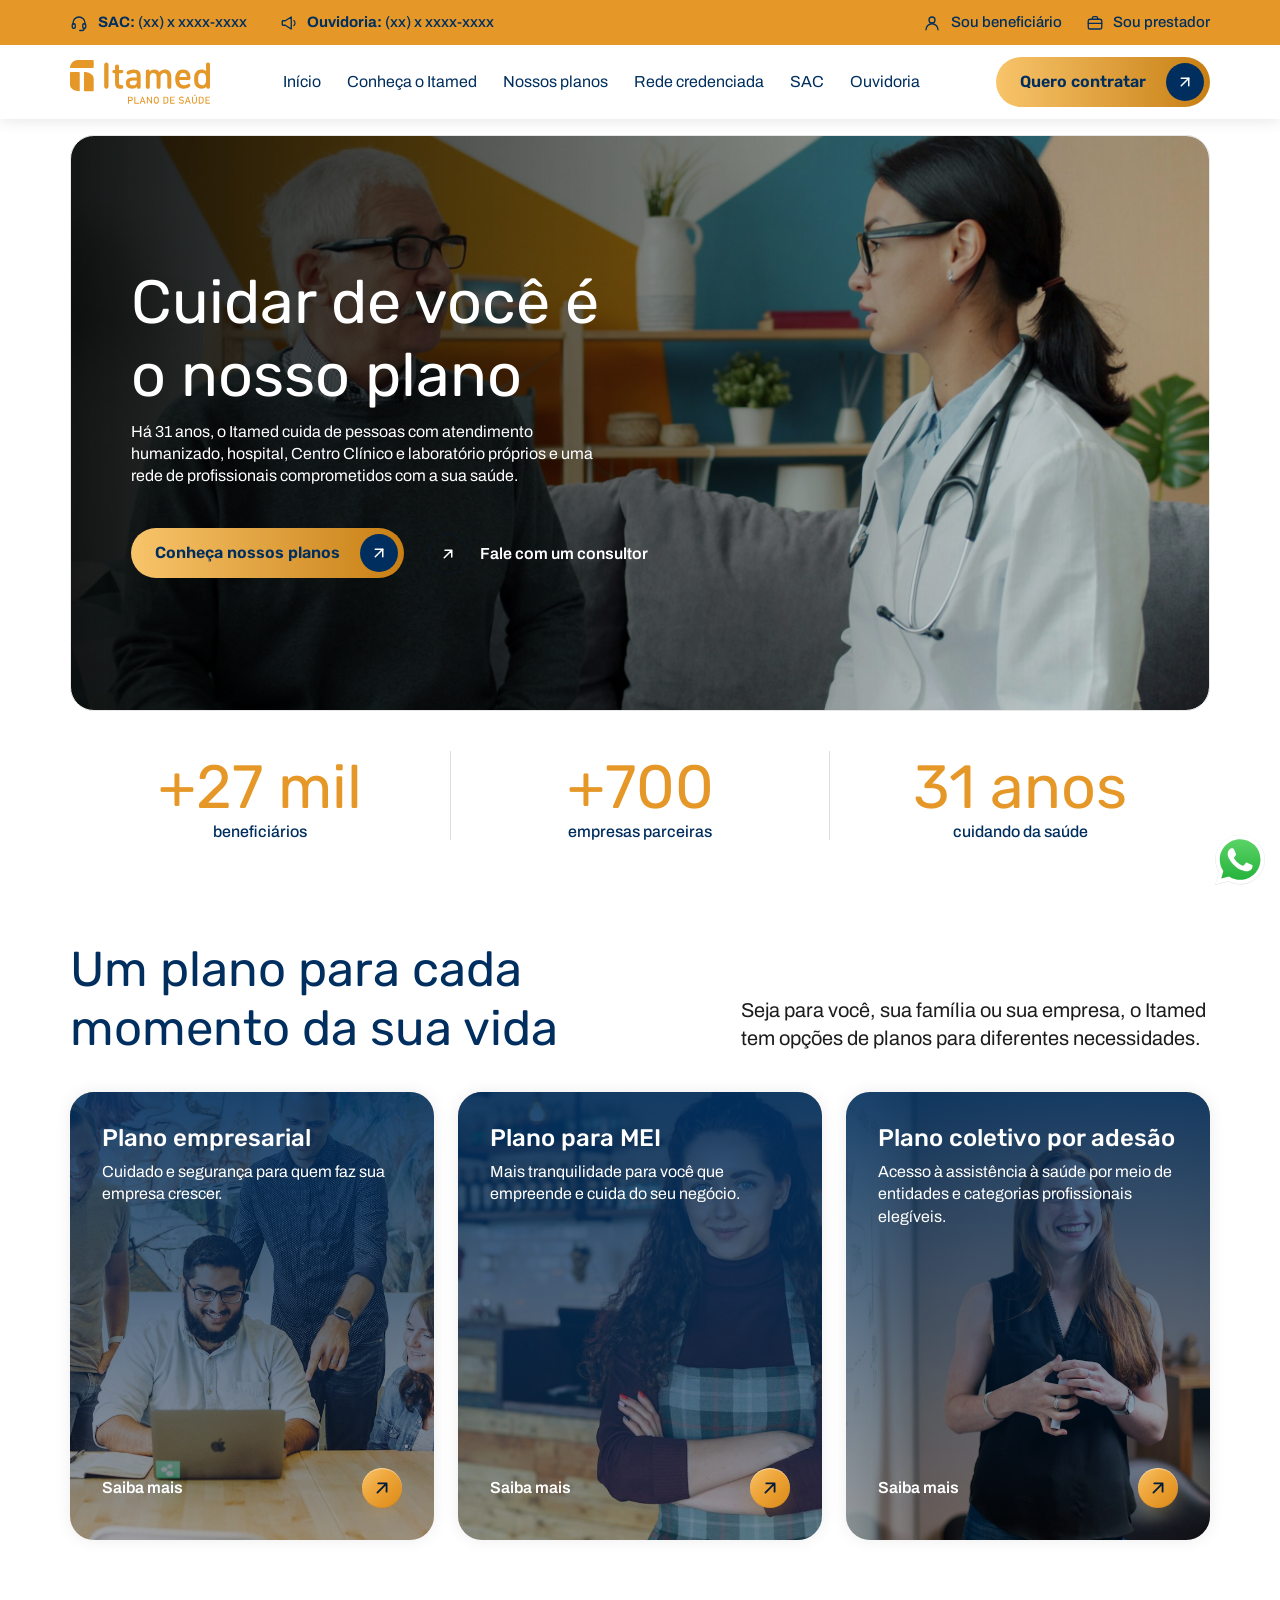
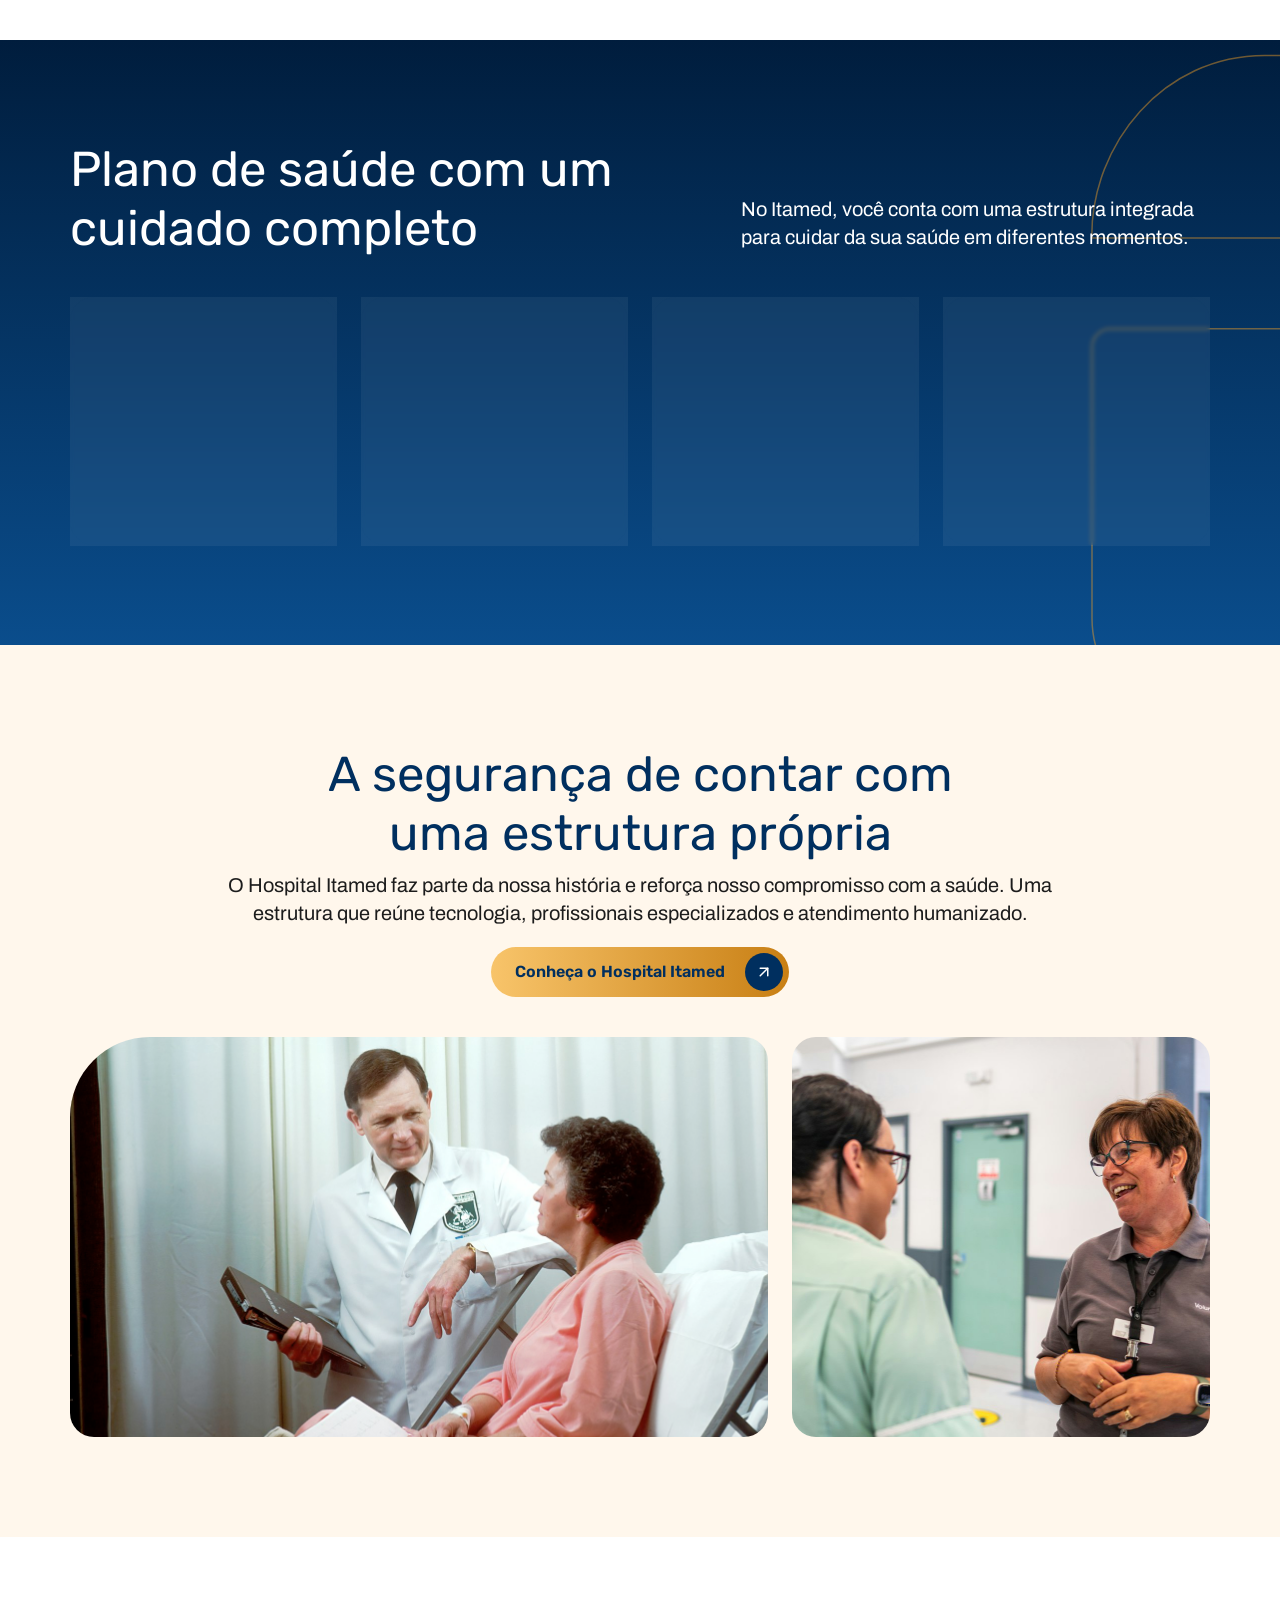
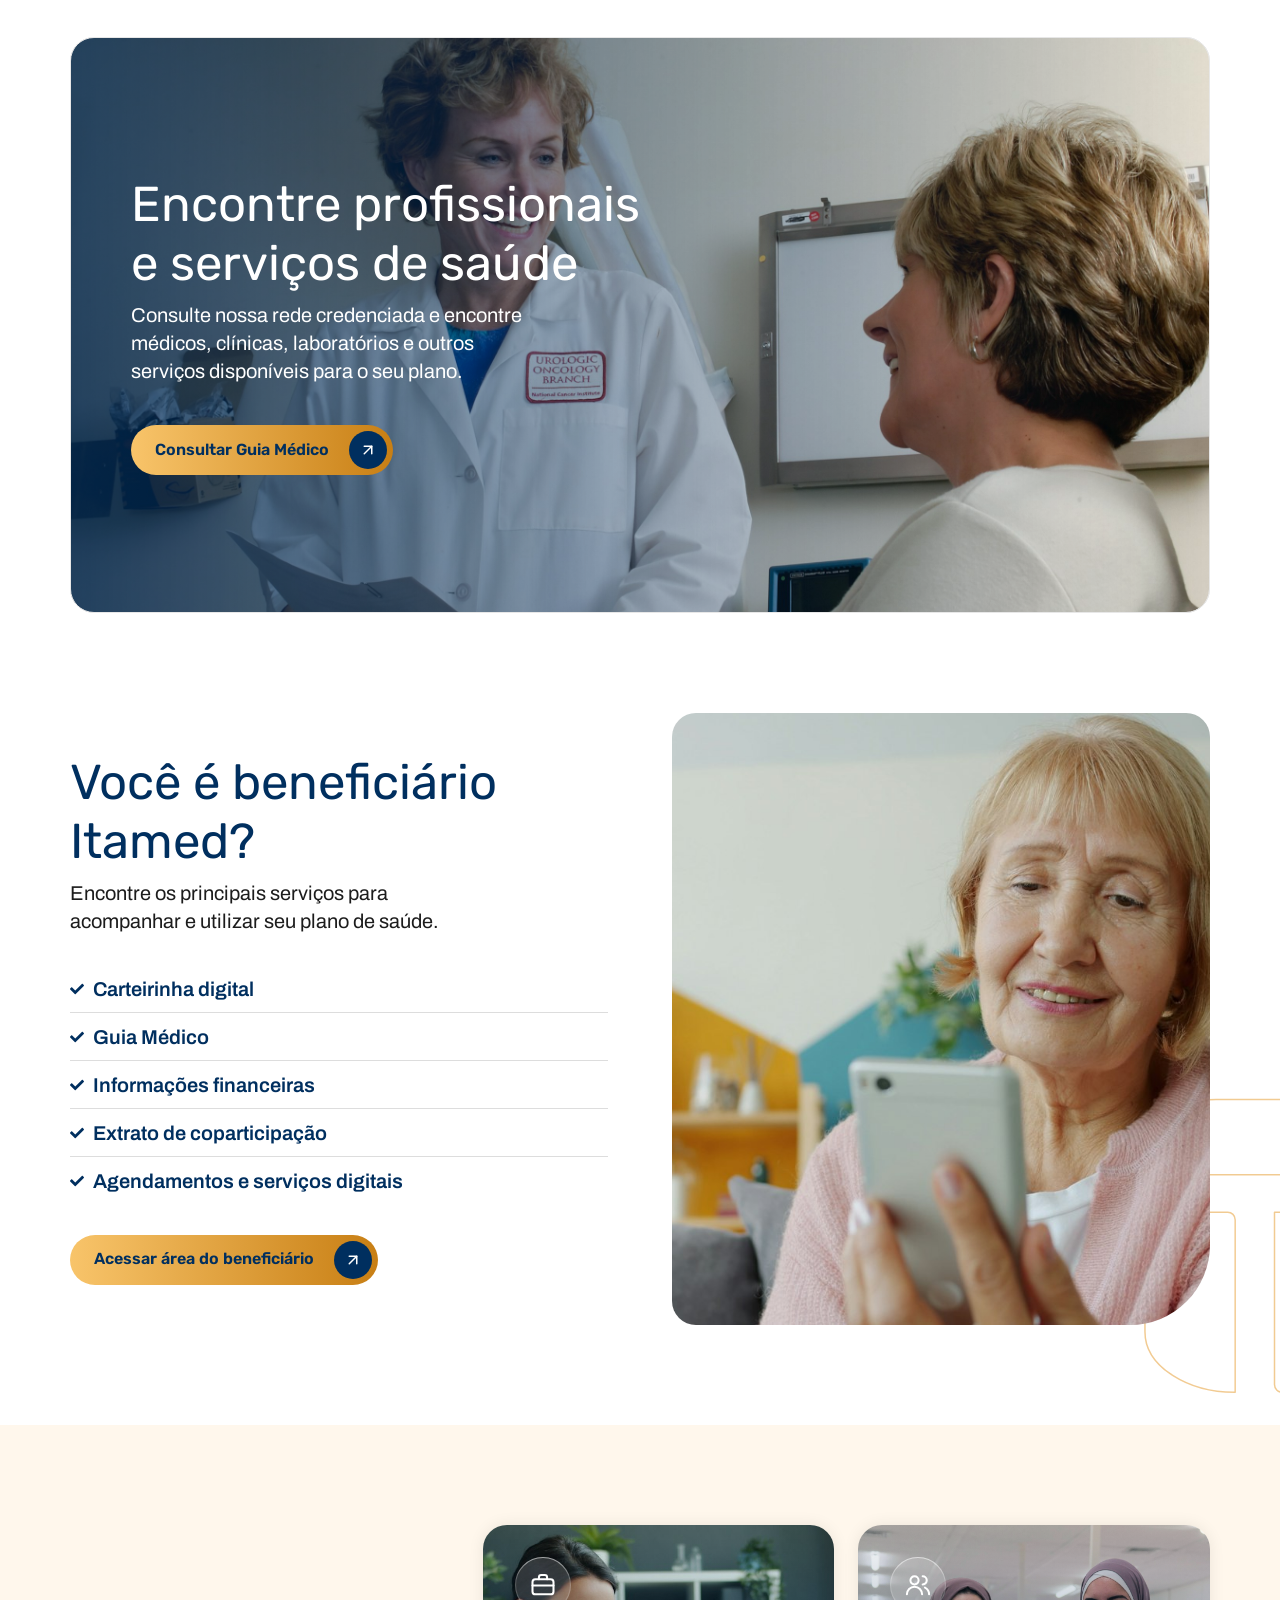
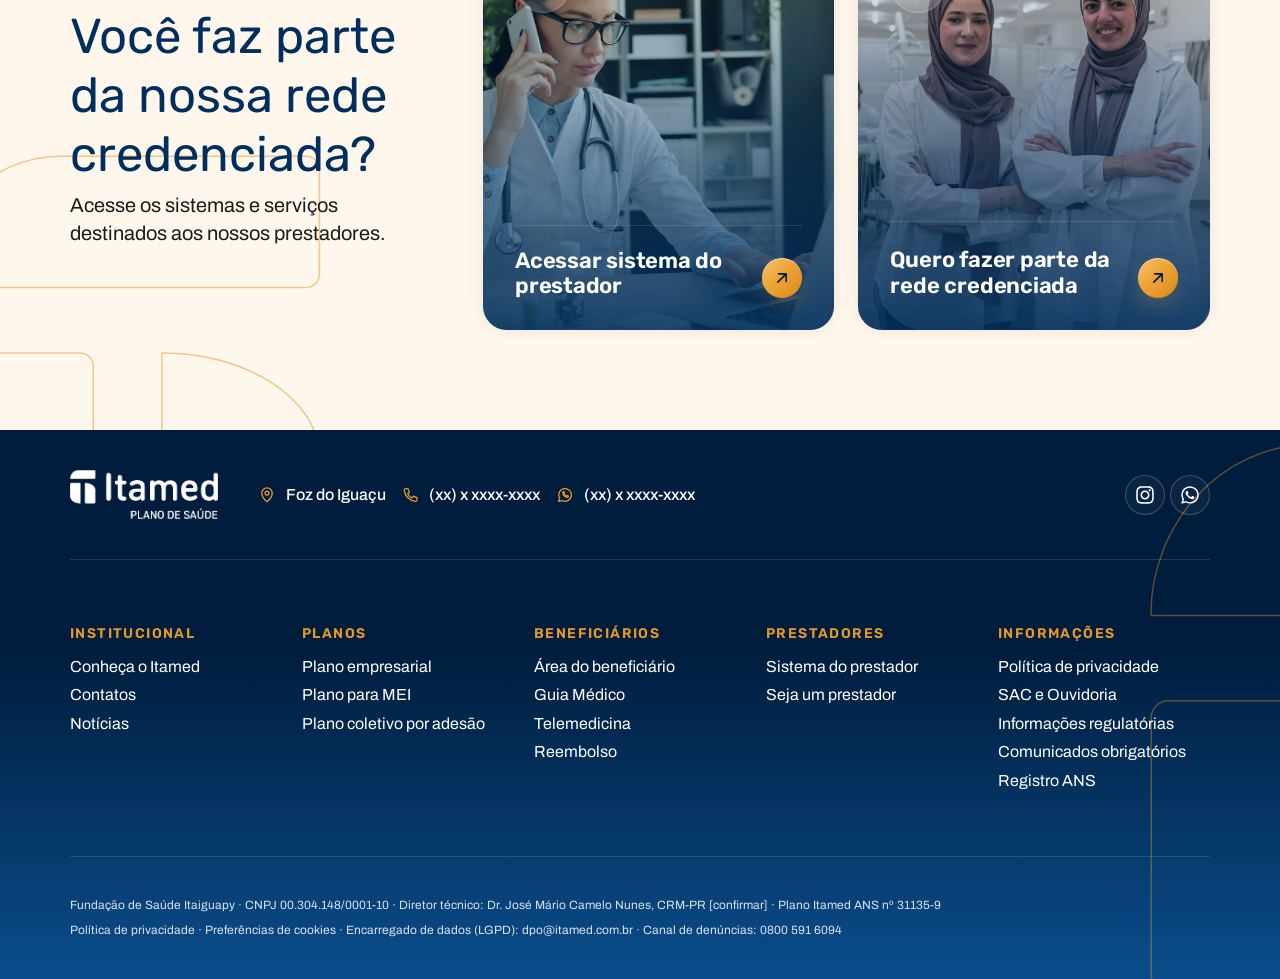
<file: index.html>
<!doctype html>
<html lang="pt-BR">
<head>
	<meta charset="UTF-8">
	<meta name="viewport" content="width=device-width, initial-scale=1">
	<link rel="profile" href="https://gmpg.org/xfn/11">
	<title>Plano de saúde &#8211; Itamed</title>
<meta name='robots' content='noindex, nofollow' />
<link rel="alternate" type="application/rss+xml" title="Feed para Itamed &raquo;" href="https://pmaquin.github.io/Itamed/feed/" />
<link rel="alternate" type="application/rss+xml" title="Feed de comentários para Itamed &raquo;" href="https://pmaquin.github.io/Itamed/comments/feed/" />
<link rel="alternate" title="oEmbed (JSON)" type="application/json+oembed" href="https://pmaquin.github.io/Itamed/wp-json/oembed/1.0/embed?url=https%3A%2F%2Fpmaquin.github.io%2FItamed%2Fplano-de-saude%2F" />
<link rel="alternate" title="oEmbed (XML)" type="text/xml+oembed" href="https://pmaquin.github.io/Itamed/wp-json/oembed/1.0/embed?url=https%3A%2F%2Fpmaquin.github.io%2FItamed%2Fplano-de-saude%2F&#038;format=xml" />
<style id="wp-img-auto-sizes-contain-inline-css">
img:is([sizes=auto i],[sizes^="auto," i]){contain-intrinsic-size:3000px 1500px}
/*# sourceURL=wp-img-auto-sizes-contain-inline-css */
</style>
<link rel='stylesheet' id='ht_ctc_main_css-css' href='https://pmaquin.github.io/Itamed/wp-content/plugins/click-to-chat-for-whatsapp/new/inc/assets/css/main.css?ver=4.47' media='all' />
<style id="ht_ctc_main_css-inline-css">
.ht_ctc_entry_animation{animation-duration:0.4s;animation-fill-mode:both;animation-delay:0s;animation-iteration-count:1}@keyframes ht_ctc_anim_corner{0%{opacity:0;transform:scale(0)}100%{opacity:1;transform:scale(1)}}.ht_ctc_an_entry_corner{animation-name:ht_ctc_anim_corner;animation-timing-function:cubic-bezier(0.25,1,0.5,1);transform-origin:bottom var(--side,right)}
/*# sourceURL=ht_ctc_main_css-inline-css */
</style>
<style id="wp-emoji-styles-inline-css">

	img.wp-smiley, img.emoji {
		display: inline !important;
		border: none !important;
		box-shadow: none !important;
		height: 1em !important;
		width: 1em !important;
		margin: 0 0.07em !important;
		vertical-align: -0.1em !important;
		background: none !important;
		padding: 0 !important;
	}
/*# sourceURL=wp-emoji-styles-inline-css */
</style>
<style id="global-styles-inline-css">
:root{--wp--preset--aspect-ratio--square: 1;--wp--preset--aspect-ratio--4-3: 4/3;--wp--preset--aspect-ratio--3-4: 3/4;--wp--preset--aspect-ratio--3-2: 3/2;--wp--preset--aspect-ratio--2-3: 2/3;--wp--preset--aspect-ratio--16-9: 16/9;--wp--preset--aspect-ratio--9-16: 9/16;--wp--preset--color--black: #000000;--wp--preset--color--cyan-bluish-gray: #abb8c3;--wp--preset--color--white: #ffffff;--wp--preset--color--pale-pink: #f78da7;--wp--preset--color--vivid-red: #cf2e2e;--wp--preset--color--luminous-vivid-orange: #ff6900;--wp--preset--color--luminous-vivid-amber: #fcb900;--wp--preset--color--light-green-cyan: #7bdcb5;--wp--preset--color--vivid-green-cyan: #00d084;--wp--preset--color--pale-cyan-blue: #8ed1fc;--wp--preset--color--vivid-cyan-blue: #0693e3;--wp--preset--color--vivid-purple: #9b51e0;--wp--preset--gradient--vivid-cyan-blue-to-vivid-purple: linear-gradient(135deg,rgb(6,147,227) 0%,rgb(155,81,224) 100%);--wp--preset--gradient--light-green-cyan-to-vivid-green-cyan: linear-gradient(135deg,rgb(122,220,180) 0%,rgb(0,208,130) 100%);--wp--preset--gradient--luminous-vivid-amber-to-luminous-vivid-orange: linear-gradient(135deg,rgb(252,185,0) 0%,rgb(255,105,0) 100%);--wp--preset--gradient--luminous-vivid-orange-to-vivid-red: linear-gradient(135deg,rgb(255,105,0) 0%,rgb(207,46,46) 100%);--wp--preset--gradient--very-light-gray-to-cyan-bluish-gray: linear-gradient(135deg,rgb(238,238,238) 0%,rgb(169,184,195) 100%);--wp--preset--gradient--cool-to-warm-spectrum: linear-gradient(135deg,rgb(74,234,220) 0%,rgb(151,120,209) 20%,rgb(207,42,186) 40%,rgb(238,44,130) 60%,rgb(251,105,98) 80%,rgb(254,248,76) 100%);--wp--preset--gradient--blush-light-purple: linear-gradient(135deg,rgb(255,206,236) 0%,rgb(152,150,240) 100%);--wp--preset--gradient--blush-bordeaux: linear-gradient(135deg,rgb(254,205,165) 0%,rgb(254,45,45) 50%,rgb(107,0,62) 100%);--wp--preset--gradient--luminous-dusk: linear-gradient(135deg,rgb(255,203,112) 0%,rgb(199,81,192) 50%,rgb(65,88,208) 100%);--wp--preset--gradient--pale-ocean: linear-gradient(135deg,rgb(255,245,203) 0%,rgb(182,227,212) 50%,rgb(51,167,181) 100%);--wp--preset--gradient--electric-grass: linear-gradient(135deg,rgb(202,248,128) 0%,rgb(113,206,126) 100%);--wp--preset--gradient--midnight: linear-gradient(135deg,rgb(2,3,129) 0%,rgb(40,116,252) 100%);--wp--preset--font-size--small: 13px;--wp--preset--font-size--medium: 20px;--wp--preset--font-size--large: 36px;--wp--preset--font-size--x-large: 42px;--wp--preset--spacing--20: 0.44rem;--wp--preset--spacing--30: 0.67rem;--wp--preset--spacing--40: 1rem;--wp--preset--spacing--50: 1.5rem;--wp--preset--spacing--60: 2.25rem;--wp--preset--spacing--70: 3.38rem;--wp--preset--spacing--80: 5.06rem;--wp--preset--shadow--natural: 6px 6px 9px rgba(0, 0, 0, 0.2);--wp--preset--shadow--deep: 12px 12px 50px rgba(0, 0, 0, 0.4);--wp--preset--shadow--sharp: 6px 6px 0px rgba(0, 0, 0, 0.2);--wp--preset--shadow--outlined: 6px 6px 0px -3px rgb(255, 255, 255), 6px 6px rgb(0, 0, 0);--wp--preset--shadow--crisp: 6px 6px 0px rgb(0, 0, 0);}.wp-block-button{--wp--preset--dimension--25: 25%;--wp--preset--dimension--50: 50%;--wp--preset--dimension--75: 75%;--wp--preset--dimension--100: 100%;}:root { --wp--style--global--content-size: 800px;--wp--style--global--wide-size: 1200px; }:where(body) { margin: 0; }.wp-site-blocks > .alignleft { float: left; margin-right: 2em; }.wp-site-blocks > .alignright { float: right; margin-left: 2em; }.wp-site-blocks > .aligncenter { justify-content: center; margin-left: auto; margin-right: auto; }:where(.wp-site-blocks) > * { margin-block-start: 24px; margin-block-end: 0; }:where(.wp-site-blocks) > :first-child { margin-block-start: 0; }:where(.wp-site-blocks) > :last-child { margin-block-end: 0; }:root { --wp--style--block-gap: 24px; }:root :where(.is-layout-flow) > :first-child{margin-block-start: 0;}:root :where(.is-layout-flow) > :last-child{margin-block-end: 0;}:root :where(.is-layout-flow) > *{margin-block-start: 24px;margin-block-end: 0;}:root :where(.is-layout-constrained) > :first-child{margin-block-start: 0;}:root :where(.is-layout-constrained) > :last-child{margin-block-end: 0;}:root :where(.is-layout-constrained) > *{margin-block-start: 24px;margin-block-end: 0;}:root :where(.is-layout-flex){gap: 24px;}:root :where(.is-layout-grid){gap: 24px;}.is-layout-flow > .alignleft{float: left;margin-inline-start: 0;margin-inline-end: 2em;}.is-layout-flow > .alignright{float: right;margin-inline-start: 2em;margin-inline-end: 0;}.is-layout-flow > .aligncenter{margin-left: auto !important;margin-right: auto !important;}.is-layout-constrained > .alignleft{float: left;margin-inline-start: 0;margin-inline-end: 2em;}.is-layout-constrained > .alignright{float: right;margin-inline-start: 2em;margin-inline-end: 0;}.is-layout-constrained > .aligncenter{margin-left: auto !important;margin-right: auto !important;}.is-layout-constrained > :where(:not(.alignleft):not(.alignright):not(.alignfull)){max-width: var(--wp--style--global--content-size);margin-left: auto !important;margin-right: auto !important;}.is-layout-constrained > .alignwide{max-width: var(--wp--style--global--wide-size);}body .is-layout-flex{display: flex;}.is-layout-flex{flex-wrap: wrap;align-items: center;}.is-layout-flex > :is(*, div){margin: 0;}body .is-layout-grid{display: grid;}.is-layout-grid > :is(*, div){margin: 0;}body{padding-top: 0px;padding-right: 0px;padding-bottom: 0px;padding-left: 0px;}:root :where(.wp-element-button, .wp-block-button__link){background-color: #32373c;border-width: 0;color: #fff;font-family: inherit;font-size: inherit;font-style: inherit;font-weight: inherit;letter-spacing: inherit;line-height: inherit;padding-top: calc(0.667em + 2px);padding-right: calc(1.333em + 2px);padding-bottom: calc(0.667em + 2px);padding-left: calc(1.333em + 2px);text-decoration: none;text-transform: inherit;}.has-black-color{color: var(--wp--preset--color--black) !important;}.has-cyan-bluish-gray-color{color: var(--wp--preset--color--cyan-bluish-gray) !important;}.has-white-color{color: var(--wp--preset--color--white) !important;}.has-pale-pink-color{color: var(--wp--preset--color--pale-pink) !important;}.has-vivid-red-color{color: var(--wp--preset--color--vivid-red) !important;}.has-luminous-vivid-orange-color{color: var(--wp--preset--color--luminous-vivid-orange) !important;}.has-luminous-vivid-amber-color{color: var(--wp--preset--color--luminous-vivid-amber) !important;}.has-light-green-cyan-color{color: var(--wp--preset--color--light-green-cyan) !important;}.has-vivid-green-cyan-color{color: var(--wp--preset--color--vivid-green-cyan) !important;}.has-pale-cyan-blue-color{color: var(--wp--preset--color--pale-cyan-blue) !important;}.has-vivid-cyan-blue-color{color: var(--wp--preset--color--vivid-cyan-blue) !important;}.has-vivid-purple-color{color: var(--wp--preset--color--vivid-purple) !important;}.has-black-background-color{background-color: var(--wp--preset--color--black) !important;}.has-cyan-bluish-gray-background-color{background-color: var(--wp--preset--color--cyan-bluish-gray) !important;}.has-white-background-color{background-color: var(--wp--preset--color--white) !important;}.has-pale-pink-background-color{background-color: var(--wp--preset--color--pale-pink) !important;}.has-vivid-red-background-color{background-color: var(--wp--preset--color--vivid-red) !important;}.has-luminous-vivid-orange-background-color{background-color: var(--wp--preset--color--luminous-vivid-orange) !important;}.has-luminous-vivid-amber-background-color{background-color: var(--wp--preset--color--luminous-vivid-amber) !important;}.has-light-green-cyan-background-color{background-color: var(--wp--preset--color--light-green-cyan) !important;}.has-vivid-green-cyan-background-color{background-color: var(--wp--preset--color--vivid-green-cyan) !important;}.has-pale-cyan-blue-background-color{background-color: var(--wp--preset--color--pale-cyan-blue) !important;}.has-vivid-cyan-blue-background-color{background-color: var(--wp--preset--color--vivid-cyan-blue) !important;}.has-vivid-purple-background-color{background-color: var(--wp--preset--color--vivid-purple) !important;}.has-black-border-color{border-color: var(--wp--preset--color--black) !important;}.has-cyan-bluish-gray-border-color{border-color: var(--wp--preset--color--cyan-bluish-gray) !important;}.has-white-border-color{border-color: var(--wp--preset--color--white) !important;}.has-pale-pink-border-color{border-color: var(--wp--preset--color--pale-pink) !important;}.has-vivid-red-border-color{border-color: var(--wp--preset--color--vivid-red) !important;}.has-luminous-vivid-orange-border-color{border-color: var(--wp--preset--color--luminous-vivid-orange) !important;}.has-luminous-vivid-amber-border-color{border-color: var(--wp--preset--color--luminous-vivid-amber) !important;}.has-light-green-cyan-border-color{border-color: var(--wp--preset--color--light-green-cyan) !important;}.has-vivid-green-cyan-border-color{border-color: var(--wp--preset--color--vivid-green-cyan) !important;}.has-pale-cyan-blue-border-color{border-color: var(--wp--preset--color--pale-cyan-blue) !important;}.has-vivid-cyan-blue-border-color{border-color: var(--wp--preset--color--vivid-cyan-blue) !important;}.has-vivid-purple-border-color{border-color: var(--wp--preset--color--vivid-purple) !important;}.has-vivid-cyan-blue-to-vivid-purple-gradient-background{background: var(--wp--preset--gradient--vivid-cyan-blue-to-vivid-purple) !important;}.has-light-green-cyan-to-vivid-green-cyan-gradient-background{background: var(--wp--preset--gradient--light-green-cyan-to-vivid-green-cyan) !important;}.has-luminous-vivid-amber-to-luminous-vivid-orange-gradient-background{background: var(--wp--preset--gradient--luminous-vivid-amber-to-luminous-vivid-orange) !important;}.has-luminous-vivid-orange-to-vivid-red-gradient-background{background: var(--wp--preset--gradient--luminous-vivid-orange-to-vivid-red) !important;}.has-very-light-gray-to-cyan-bluish-gray-gradient-background{background: var(--wp--preset--gradient--very-light-gray-to-cyan-bluish-gray) !important;}.has-cool-to-warm-spectrum-gradient-background{background: var(--wp--preset--gradient--cool-to-warm-spectrum) !important;}.has-blush-light-purple-gradient-background{background: var(--wp--preset--gradient--blush-light-purple) !important;}.has-blush-bordeaux-gradient-background{background: var(--wp--preset--gradient--blush-bordeaux) !important;}.has-luminous-dusk-gradient-background{background: var(--wp--preset--gradient--luminous-dusk) !important;}.has-pale-ocean-gradient-background{background: var(--wp--preset--gradient--pale-ocean) !important;}.has-electric-grass-gradient-background{background: var(--wp--preset--gradient--electric-grass) !important;}.has-midnight-gradient-background{background: var(--wp--preset--gradient--midnight) !important;}.has-small-font-size{font-size: var(--wp--preset--font-size--small) !important;}.has-medium-font-size{font-size: var(--wp--preset--font-size--medium) !important;}.has-large-font-size{font-size: var(--wp--preset--font-size--large) !important;}.has-x-large-font-size{font-size: var(--wp--preset--font-size--x-large) !important;}
:root :where(.wp-block-icon svg){width: 24px;}
:root :where(.wp-block-pullquote){font-size: 1.5em;line-height: 1.6;}
/*# sourceURL=global-styles-inline-css */
</style>
<link rel='stylesheet' id='hello-elementor-css' href='https://pmaquin.github.io/Itamed/wp-content/themes/hello-elementor/assets/css/reset.css?ver=3.5.2' media='all' />
<link rel='stylesheet' id='hello-elementor-theme-style-css' href='https://pmaquin.github.io/Itamed/wp-content/themes/hello-elementor/assets/css/theme.css?ver=3.5.2' media='all' />
<link rel='stylesheet' id='hello-elementor-header-footer-css' href='https://pmaquin.github.io/Itamed/wp-content/themes/hello-elementor/assets/css/header-footer.css?ver=3.5.2' media='all' />
<link rel='stylesheet' id='elementor-frontend-css' href='https://pmaquin.github.io/Itamed/wp-content/plugins/elementor/assets/css/frontend.min.css?ver=4.4.2' media='all' />
<style id="elementor-frontend-inline-css">
.e-heading-base a, .e-paragraph-base a { all: unset; cursor: pointer; }.elementor :where(.e-svg-base) { width: var(--e-svg-width, 65px); height: var(--e-svg-height, 65px); }form[data-element_type="e-form"].form-state-success [data-element_type="e-form-success-message"],form[data-element_type="e-form"].form-state-error [data-element_type="e-form-error-message"]{ display: block; }.elementor-edit-mode [data-element_type="e-form-success-message"]:is(.elementor-element-editable, :has(.elementor-element-editable), :has(> .elementor-empty-view)),.elementor-edit-mode [data-element_type="e-form-error-message"]:is(.elementor-element-editable, :has(.elementor-element-editable), :has(> .elementor-empty-view)){ display: block; }.e-background-video { position: relative; overflow: hidden; }.e-background-video__media { position: absolute; inset: 0; width: 100%; height: 100%; object-fit: cover; pointer-events: none; z-index: 0; }.e-background-video__content { position: relative; z-index: 1; flex: 1 1 auto; }.elementor-edit-mode .e-background-video__content.e-atomic-element:has(> .elementor-empty-view) { display: flex; flex-direction: column; flex: 1 1 auto; min-height: 0; }.elementor-edit-mode .e-background-video__content.e-atomic-element:has(> .elementor-empty-view) > .elementor-empty-view.elementor-empty-view { position: relative; flex: 1 1 auto; min-height: 120px; height: auto; width: 100%; }.elementor-edit-mode .e-background-video__content.e-atomic-element:has(> .elementor-empty-view) > .elementor-empty-view > .elementor-first-add { position: absolute; inset: 0; width: 100%; height: 100%; }.e-background-video__controls { z-index: 2; }.e-background-video__play, .e-background-video__pause { appearance: none; -webkit-appearance: none; }.e-background-video.e-background-video--playing .e-background-video__play { display: none; }.e-background-video.e-background-video--paused .e-background-video__pause { display: none; }.e-background-video:not(.e-background-video--playing):not(.e-background-video--paused) .e-background-video__controls,.e-background-video:not(.e-background-video--playing):not(.e-background-video--paused) .e-background-video__play,.e-background-video:not(.e-background-video--playing):not(.e-background-video--paused) .e-background-video__pause { display: none; }.e-accordion-item-header-base { list-style: none; }.e-accordion-item-header-base::-webkit-details-marker { display: none; }.e-accordion-item-base { interpolate-size: allow-keywords; }.e-accordion-item-base::details-content {block-size: 0; overflow: hidden;transition: block-size .3s ease, content-visibility .3s ease allow-discrete;}.e-accordion-item-base[open]::details-content { block-size: auto; }.e-accordion-item-icon-base, .e-accordion-item-icon-open-base { --e-svg-width: auto; --e-svg-height: 100%; }:where(.e-accordion-item-icon-base, .e-accordion-item-icon-open-base) .e-svg-base { max-width: 100%; }.e-accordion-item-icon-base.e-accordion-item-icon-base .e-svg-base svg, .e-accordion-item-icon-open-base.e-accordion-item-icon-open-base .e-svg-base svg { width: auto !important; }.e-accordion-item-icon-base svg, .e-accordion-item-icon-open-base svg { transition: transform .3s ease; }.e-accordion-item-base:not([open]) > summary :is(.e-accordion-item-icon-base, .e-accordion-item-icon-open-base) svg { transform: rotate(var(--e-accordion-icon-rotation-closed)); }.e-accordion-item-base[open] > summary :is(.e-accordion-item-icon-base, .e-accordion-item-icon-open-base) svg { transform: rotate(var(--e-accordion-icon-rotation, 180deg)); }.e-accordion-item-header-base.e-accordion-item-header-base:has(> .e-accordion-item-icon-open-base) { display: grid; grid-template-columns: minmax(0, 1fr) auto; align-items: center; }.e-accordion-item-header-base:has(> .e-accordion-item-icon-open-base) > .e-accordion-item-title-base { grid-column: 1; grid-row: 1; }.e-accordion-item-header-base:has(> .e-accordion-item-icon-open-base) > :is(.e-accordion-item-icon-base, .e-accordion-item-icon-open-base) { grid-column: 2; grid-row: 1; }.e-accordion-item-base .e-accordion-item-icon-open-base.e-accordion-item-icon-open-base { visibility: hidden; }.e-accordion-item-base[open] > summary .e-accordion-item-icon-open-base { visibility: visible; }.e-accordion-item-base[open] > summary:has(.e-accordion-item-icon-open-base) .e-accordion-item-icon-base { visibility: hidden; }.e-list-item-marker-base { --e-svg-width: 0.6em; --e-svg-height: 0.6em; }:where(.e-list-item-marker-base) .e-svg-base { flex-shrink: 0; }.e-list-item-marker-base .e-svg-base svg { display: block; }
.e-form-textarea-base:not([data-resizable]) { resize: none; } .e-form-submit-button-base { cursor: pointer; box-sizing: border-box; } .e-d029173 { display: none !important; } .elementor-editor-active .e-form-recaptcha-score-base { display: none !important; }
/*# sourceURL=elementor-frontend-inline-css */
</style>
<link rel='stylesheet' id='elementor-post-7-css' href='https://pmaquin.github.io/Itamed/wp-content/uploads/elementor/css/post-7.css?ver=1795588177' media='all' />
<link rel='stylesheet' id='widget-icon-list-css' href='https://pmaquin.github.io/Itamed/wp-content/plugins/elementor/assets/css/widget-icon-list.min.css?ver=4.4.2' media='all' />
<link rel='stylesheet' id='e-motion-fx-css' href='https://pmaquin.github.io/Itamed/wp-content/plugins/pro-elements/assets/css/modules/motion-fx.min.css?ver=4.4.0' media='all' />
<link rel='stylesheet' id='widget-image-css' href='https://pmaquin.github.io/Itamed/wp-content/plugins/elementor/assets/css/widget-image.min.css?ver=4.4.2' media='all' />
<link rel='stylesheet' id='widget-nav-menu-css' href='https://pmaquin.github.io/Itamed/wp-content/plugins/pro-elements/assets/css/widget-nav-menu.min.css?ver=4.4.0' media='all' />
<link rel='stylesheet' id='e-sticky-css' href='https://pmaquin.github.io/Itamed/wp-content/plugins/pro-elements/assets/css/modules/sticky.min.css?ver=4.4.0' media='all' />
<link rel='stylesheet' id='widget-social-icons-css' href='https://pmaquin.github.io/Itamed/wp-content/plugins/elementor/assets/css/widget-social-icons.min.css?ver=4.4.2' media='all' />
<link rel='stylesheet' id='e-apple-webkit-css' href='https://pmaquin.github.io/Itamed/wp-content/plugins/elementor/assets/css/conditionals/apple-webkit.min.css?ver=4.4.2' media='all' />
<link rel='stylesheet' id='widget-heading-css' href='https://pmaquin.github.io/Itamed/wp-content/plugins/elementor/assets/css/widget-heading.min.css?ver=4.4.2' media='all' />
<link rel='stylesheet' id='e-animation-fadeIn-css' href='https://pmaquin.github.io/Itamed/wp-content/plugins/elementor/assets/lib/animations/styles/fadeIn.min.css?ver=4.4.2' media='all' />
<link rel='stylesheet' id='widget-counter-css' href='https://pmaquin.github.io/Itamed/wp-content/plugins/elementor/assets/css/widget-counter.min.css?ver=4.4.2' media='all' />
<link rel='stylesheet' id='widget-spacer-css' href='https://pmaquin.github.io/Itamed/wp-content/plugins/elementor/assets/css/widget-spacer.min.css?ver=4.4.2' media='all' />
<link rel='stylesheet' id='widget-divider-css' href='https://pmaquin.github.io/Itamed/wp-content/plugins/elementor/assets/css/widget-divider.min.css?ver=4.4.2' media='all' />
<link rel='stylesheet' id='elementor-post-138-css' href='https://pmaquin.github.io/Itamed/wp-content/uploads/elementor/css/post-138.css?ver=1795589203' media='all' />
<link rel='stylesheet' id='base-desktop-css' href='https://pmaquin.github.io/Itamed/wp-content/uploads/elementor/css/base-desktop.css?ver=6b0680516f775' media='all' />
<link rel='stylesheet' id='base-mobile-css' href='https://pmaquin.github.io/Itamed/wp-content/uploads/elementor/css/base-mobile.css?ver=6b0680516f775' media='(max-width:767px)' />
<link rel='stylesheet' id='elementor-post-140-css' href='https://pmaquin.github.io/Itamed/wp-content/uploads/elementor/css/post-140.css?ver=1795589203' media='all' />
<link rel='stylesheet' id='elementor-post-20-css' href='https://pmaquin.github.io/Itamed/wp-content/uploads/elementor/css/post-20.css?ver=1795589203' media='all' />
<link rel='stylesheet' id='elementor-gf-rubik-css' href='https://fonts.googleapis.com/css?family=Rubik:100,100italic,200,200italic,300,300italic,400,400italic,500,500italic,600,600italic,700,700italic,800,800italic,900,900italic&#038;display=swap' media='all' />
<link rel='stylesheet' id='elementor-gf-archivo-css' href='https://fonts.googleapis.com/css?family=Archivo:100,100italic,200,200italic,300,300italic,400,400italic,500,500italic,600,600italic,700,700italic,800,800italic,900,900italic&#038;display=swap' media='all' />
<script id="jquery-core-js" src="https://pmaquin.github.io/Itamed/wp-includes/js/jquery/jquery.min.js?ver=3.7.1"></script>
<script id="jquery-migrate-js" src="https://pmaquin.github.io/Itamed/wp-includes/js/jquery/jquery-migrate.min.js?ver=3.4.1"></script>
<link rel="https://api.w.org/" href="https://pmaquin.github.io/Itamed/wp-json/" /><link rel="alternate" title="JSON" type="application/json" href="https://pmaquin.github.io/Itamed/wp-json/wp/v2/pages/138" /><link rel="EditURI" type="application/rsd+xml" title="RSD" href="https://pmaquin.github.io/Itamed/xmlrpc.php?rsd" />
<meta name="generator" content="WordPress 7.1.5" />
<link rel="canonical" href="https://pmaquin.github.io/Itamed/" />
<link rel='shortlink' href='https://pmaquin.github.io/Itamed/?p=138' />
<meta name="generator" content="Elementor 4.4.2; features: e_font_icon_svg, additional_custom_breakpoints; settings: css_print_method-external, google_font-enabled, font_display-swap">
			<style>
				.e-con.e-parent:nth-of-type(n+4):not(.e-lazyloaded):not(.e-no-lazyload),
				.e-con.e-parent:nth-of-type(n+4):not(.e-lazyloaded):not(.e-no-lazyload) * {
					background-image: none !important;
				}
				@media screen and (max-height: 1024px) {
					.e-con.e-parent:nth-of-type(n+3):not(.e-lazyloaded):not(.e-no-lazyload),
					.e-con.e-parent:nth-of-type(n+3):not(.e-lazyloaded):not(.e-no-lazyload) * {
						background-image: none !important;
					}
				}
				@media screen and (max-height: 640px) {
					.e-con.e-parent:nth-of-type(n+2):not(.e-lazyloaded):not(.e-no-lazyload),
					.e-con.e-parent:nth-of-type(n+2):not(.e-lazyloaded):not(.e-no-lazyload) * {
						background-image: none !important;
					}
				}
			</style>
			</head>
<body class="wp-singular page-template page-template-elementor_header_footer page page-id-138 wp-embed-responsive wp-theme-hello-elementor hello-elementor-default elementor-default elementor-template-full-width elementor-kit-7 elementor-page elementor-page-138">


<a class="skip-link screen-reader-text" href="#content">Ir para o conteúdo</a>

		<header data-elementor-type="header" data-elementor-id="140" class="elementor elementor-140 elementor-location-header" data-elementor-post-type="elementor_library">
			<div class="elementor-element elementor-element-4cb239e e-flex e-con-boxed e-con e-parent" data-id="4cb239e" data-element_type="container" data-e-type="container" data-settings="{&quot;background_background&quot;:&quot;classic&quot;,&quot;background_motion_fx_motion_fx_scrolling&quot;:&quot;yes&quot;,&quot;background_motion_fx_devices&quot;:[&quot;desktop&quot;,&quot;tablet&quot;,&quot;mobile&quot;]}">
					<div class="e-con-inner">
		<div class="elementor-element elementor-element-17796ab e-con-full e-flex e-con e-child" data-id="17796ab" data-element_type="container" data-e-type="container">
		<div class="elementor-element elementor-element-01e0221 e-con-full e-flex e-con e-child" data-id="01e0221" data-element_type="container" data-e-type="container">
				<div class="elementor-element elementor-element-1daefa8 elementor-icon-list--layout-inline elementor-align-start elementor-list-item-link-full_width elementor-widget elementor-widget-icon-list" data-id="1daefa8" data-element_type="widget" data-e-type="widget" data-widget_type="icon-list.default">
							<ul class="elementor-icon-list-items elementor-inline-items">
							<li class="elementor-icon-list-item elementor-inline-item">
											<span class="elementor-icon-list-icon">
							<svg xmlns="http://www.w3.org/2000/svg" viewBox="0 0 24 24" width="24" height="24" fill="none" stroke="#002f5f" stroke-width="1.75" stroke-linecap="round" stroke-linejoin="round"><path d="M4 14v-2a8 8 0 0 1 16 0v2"></path><rect x="3" y="13" width="4" height="6" rx="1.5"></rect><rect x="17" y="13" width="4" height="6" rx="1.5"></rect><path d="M19 19a3 3 0 0 1-3 3h-3"></path></svg>						</span>
										<span class="elementor-icon-list-text"><b>SAC:</b> (xx) x xxxx-xxxx</span>
									</li>
						</ul>
						</div>
				</div>
		<div class="elementor-element elementor-element-3599744 e-con-full e-flex e-con e-child" data-id="3599744" data-element_type="container" data-e-type="container">
				<div class="elementor-element elementor-element-5a7882b elementor-icon-list--layout-inline elementor-align-start elementor-list-item-link-full_width elementor-widget elementor-widget-icon-list" data-id="5a7882b" data-element_type="widget" data-e-type="widget" data-widget_type="icon-list.default">
							<ul class="elementor-icon-list-items elementor-inline-items">
							<li class="elementor-icon-list-item elementor-inline-item">
											<span class="elementor-icon-list-icon">
							<svg xmlns="http://www.w3.org/2000/svg" viewBox="0 0 24 24" width="24" height="24" fill="none" stroke="#002f5f" stroke-width="1.75" stroke-linecap="round" stroke-linejoin="round"><path d="M3 10v4a1 1 0 0 0 1 1h3l8 5V4L7 9H4a1 1 0 0 0-1 1Z"></path><path d="M18.5 8.5a5 5 0 0 1 0 7"></path></svg>						</span>
										<span class="elementor-icon-list-text"><b>Ouvidoria:</b> (xx) x xxxx-xxxx</span>
									</li>
						</ul>
						</div>
				</div>
		<div class="elementor-element elementor-element-a7ca2d6 e-con-full e-flex e-con e-child" data-id="a7ca2d6" data-element_type="container" data-e-type="container">
				<div class="elementor-element elementor-element-fb0c9d5 elementor-icon-list--layout-inline elementor-align-end elementor-list-item-link-full_width elementor-widget elementor-widget-icon-list" data-id="fb0c9d5" data-element_type="widget" data-e-type="widget" data-widget_type="icon-list.default">
							<ul class="elementor-icon-list-items elementor-inline-items">
							<li class="elementor-icon-list-item elementor-inline-item">
											<span class="elementor-icon-list-icon">
							<svg xmlns="http://www.w3.org/2000/svg" viewBox="0 0 24 24" width="24" height="24" fill="none" stroke="#002f5f" stroke-width="1.75" stroke-linecap="round" stroke-linejoin="round"><circle cx="12" cy="8" r="4"></circle><path d="M4 21a8 8 0 0 1 16 0"></path></svg>						</span>
										<span class="elementor-icon-list-text">Sou beneficiário</span>
									</li>
								<li class="elementor-icon-list-item elementor-inline-item">
											<span class="elementor-icon-list-icon">
							<svg xmlns="http://www.w3.org/2000/svg" viewBox="0 0 24 24" width="24" height="24" fill="none" stroke="#002f5f" stroke-width="1.75" stroke-linecap="round" stroke-linejoin="round"><rect x="3" y="7" width="18" height="13" rx="2.5"></rect><path d="M8.5 7V5.5a2 2 0 0 1 2-2h3a2 2 0 0 1 2 2V7M3 12.5h18"></path></svg>						</span>
										<span class="elementor-icon-list-text">Sou prestador</span>
									</li>
						</ul>
						</div>
				</div>
				</div>
					</div>
				</div>
		<div class="elementor-element elementor-element-58a70be e-flex e-con-boxed e-con e-parent" data-id="58a70be" data-element_type="container" data-e-type="container" data-settings="{&quot;background_background&quot;:&quot;classic&quot;,&quot;sticky&quot;:&quot;top&quot;,&quot;sticky_on&quot;:[&quot;desktop&quot;,&quot;tablet&quot;,&quot;mobile&quot;],&quot;sticky_offset&quot;:0,&quot;sticky_effects_offset&quot;:0,&quot;sticky_anchor_link_offset&quot;:0}">
					<div class="e-con-inner">
		<div class="elementor-element elementor-element-43b4a2a e-con-full e-flex e-con e-child" data-id="43b4a2a" data-element_type="container" data-e-type="container">
		<div class="elementor-element elementor-element-6cd5fa6 e-con-full e-flex e-con e-child" data-id="6cd5fa6" data-element_type="container" data-e-type="container">
				<div class="elementor-element elementor-element-0d0525f elementor-widget elementor-widget-image" data-id="0d0525f" data-element_type="widget" data-e-type="widget" data-widget_type="image.default">
															<img fetchpriority="high" width="556" height="176" src="https://pmaquin.github.io/Itamed/wp-content/uploads/2026/11/logo-itamed-plano-laranja.svg" class="attachment-large size-large wp-image-318" alt="" />															</div>
				</div>
		<div class="elementor-element elementor-element-6b1d657 e-con-full e-flex e-con e-child" data-id="6b1d657" data-element_type="container" data-e-type="container">
				<div class="elementor-element elementor-element-5def47a elementor-nav-menu--dropdown-tablet elementor-nav-menu__text-align-aside elementor-nav-menu--toggle elementor-nav-menu--burger elementor-widget elementor-widget-nav-menu" data-id="5def47a" data-element_type="widget" data-e-type="widget" data-settings="{&quot;layout&quot;:&quot;horizontal&quot;,&quot;submenu_icon&quot;:{&quot;value&quot;:&quot;&lt;svg aria-hidden=\&quot;true\&quot; class=\&quot;e-font-icon-svg e-fas-caret-down\&quot; viewBox=\&quot;0 0 320 512\&quot; xmlns=\&quot;http:\/\/www.w3.org\/2000\/svg\&quot;&gt;&lt;path d=\&quot;M31.3 192h257.3c17.8 0 26.7 21.5 14.1 34.1L174.1 354.8c-7.8 7.8-20.5 7.8-28.3 0L17.2 226.1C4.6 213.5 13.5 192 31.3 192z\&quot;&gt;&lt;\/path&gt;&lt;\/svg&gt;&quot;,&quot;library&quot;:&quot;fa-solid&quot;},&quot;toggle&quot;:&quot;burger&quot;}" data-widget_type="nav-menu.default">
								<nav aria-label="Menu" class="elementor-nav-menu--main elementor-nav-menu__container elementor-nav-menu--layout-horizontal e--pointer-underline e--animation-fade">
				<ul id="menu-1-5def47a" class="elementor-nav-menu"><li class="menu-item menu-item-type-custom menu-item-object-custom menu-item-134"><a href="#" class="elementor-item elementor-item-anchor">Início</a></li>
<li class="menu-item menu-item-type-custom menu-item-object-custom menu-item-135"><a href="#" class="elementor-item elementor-item-anchor">Conheça o Itamed</a></li>
<li class="menu-item menu-item-type-custom menu-item-object-custom menu-item-136"><a href="#" class="elementor-item elementor-item-anchor">Nossos planos</a></li>
<li class="menu-item menu-item-type-custom menu-item-object-custom menu-item-137"><a href="#" class="elementor-item elementor-item-anchor">Rede credenciada</a></li>
<li class="menu-item menu-item-type-custom menu-item-object-custom menu-item-266"><a href="#" class="elementor-item elementor-item-anchor">SAC</a></li>
<li class="menu-item menu-item-type-custom menu-item-object-custom menu-item-267"><a href="#" class="elementor-item elementor-item-anchor">Ouvidoria</a></li>
</ul>			</nav>
					<div class="elementor-menu-toggle" role="button" tabindex="0" aria-label="Menu Toggle" aria-expanded="false">
			<svg aria-hidden="true" role="presentation" class="elementor-menu-toggle__icon--open e-font-icon-svg e-eicon-menu-bar" viewBox="0 0 1000 1000" xmlns="http://www.w3.org/2000/svg"><path d="M104 333H896C929 333 958 304 958 271S929 208 896 208H104C71 208 42 237 42 271S71 333 104 333ZM104 583H896C929 583 958 554 958 521S929 458 896 458H104C71 458 42 487 42 521S71 583 104 583ZM104 833H896C929 833 958 804 958 771S929 708 896 708H104C71 708 42 737 42 771S71 833 104 833Z"></path></svg><svg aria-hidden="true" role="presentation" class="elementor-menu-toggle__icon--close e-font-icon-svg e-eicon-close" viewBox="0 0 1000 1000" xmlns="http://www.w3.org/2000/svg"><path d="M742 167L500 408 258 167C246 154 233 150 217 150 196 150 179 158 167 167 154 179 150 196 150 212 150 229 154 242 171 254L408 500 167 742C138 771 138 800 167 829 196 858 225 858 254 829L496 587 738 829C750 842 767 846 783 846 800 846 817 842 829 829 842 817 846 804 846 783 846 767 842 750 829 737L588 500 833 258C863 229 863 200 833 171 804 137 775 137 742 167Z"></path></svg>		</div>
					<nav class="elementor-nav-menu--dropdown elementor-nav-menu__container" aria-hidden="true">
				<ul id="menu-2-5def47a" class="elementor-nav-menu"><li class="menu-item menu-item-type-custom menu-item-object-custom menu-item-134"><a href="#" class="elementor-item elementor-item-anchor" tabindex="-1">Início</a></li>
<li class="menu-item menu-item-type-custom menu-item-object-custom menu-item-135"><a href="#" class="elementor-item elementor-item-anchor" tabindex="-1">Conheça o Itamed</a></li>
<li class="menu-item menu-item-type-custom menu-item-object-custom menu-item-136"><a href="#" class="elementor-item elementor-item-anchor" tabindex="-1">Nossos planos</a></li>
<li class="menu-item menu-item-type-custom menu-item-object-custom menu-item-137"><a href="#" class="elementor-item elementor-item-anchor" tabindex="-1">Rede credenciada</a></li>
<li class="menu-item menu-item-type-custom menu-item-object-custom menu-item-266"><a href="#" class="elementor-item elementor-item-anchor" tabindex="-1">SAC</a></li>
<li class="menu-item menu-item-type-custom menu-item-object-custom menu-item-267"><a href="#" class="elementor-item elementor-item-anchor" tabindex="-1">Ouvidoria</a></li>
</ul>			</nav>
						</div>
				</div>
		<div class="elementor-element elementor-element-b4488ed e-con-full e-flex e-con e-child" data-id="b4488ed" data-element_type="container" data-e-type="container">
				<div class="elementor-element elementor-element-6d6e0d9 elementor-widget elementor-widget-html" data-id="6d6e0d9" data-element_type="widget" data-e-type="widget" data-widget_type="html.default">
					<a href="#" class="botao-agendamento">
  <span class="texto-botao">Quero contratar</span>
  <span class="icone-botao">
    <svg viewBox="0 0 24 24" stroke="currentColor" stroke-width="2" fill="none" stroke-linecap="round" stroke-linejoin="round">
      <line x1="7" y1="17" x2="17" y2="7"></line>
      <polyline points="7 7 17 7 17 17"></polyline>
    </svg>
  </span>
</a>

<style>
  @import url('https://fonts.googleapis.com/css2?family=Rubik:wght@400&display=swap');

  .botao-agendamento {
    display: inline-flex;
    align-items: center;
    background: linear-gradient(90deg, #C7760E 0%, #E59828 100%);
    padding: 6px 6px 6px 24px;
    border-radius: 50px;
    text-decoration: none;
    color: #ffffff;
    font-family: 'Rubik', sans-serif;
    font-size: 14px;
    font-weight: 500;
    transition: transform 0.25s ease, filter 0.25s ease;
  }

  .botao-agendamento:hover {
    transform: scale(1.03);
    filter: brightness(1.05);
  }

  .texto-botao {
    margin-right: 20px;
  }

  .icone-botao {
    display: flex;
    align-items: center;
    justify-content: center;
    background-color: #002F5F;
    color: #ffffff;
    width: 38px;
    height: 38px;
    border-radius: 50%;
  }

  .icone-botao svg {
    width: 18px;
    height: 18px;
    transition: transform 0.25s ease;
  }

  .botao-agendamento:hover .icone-botao svg {
    transform: rotate(45deg);
  }
</style>				</div>
				</div>
				</div>
					</div>
				</div>
				</header>
				<div data-elementor-type="wp-page" data-elementor-id="138" class="elementor elementor-138" data-elementor-post-type="page">
				<div class="elementor-element elementor-element-2beeff9 e-flex e-con-boxed e-con e-parent" data-id="2beeff9" data-element_type="container" data-e-type="container">
					<div class="e-con-inner">
		<div class="elementor-element elementor-element-d41f9d5 e-con-full e-flex e-con e-child" data-id="d41f9d5" data-element_type="container" data-e-type="container" data-settings="{&quot;background_background&quot;:&quot;classic&quot;}">
		<div class="elementor-element elementor-element-70b9282 e-con-full animated-slow e-flex elementor-invisible e-con e-child" data-id="70b9282" data-element_type="container" data-e-type="container" data-settings="{&quot;animation&quot;:&quot;fadeIn&quot;}">
		<div class="elementor-element elementor-element-ea0efff e-con-full e-flex e-con e-child" data-id="ea0efff" data-element_type="container" data-e-type="container">
				<div class="elementor-element elementor-element-6de48f8 elementor-widget__width-initial elementor-widget elementor-widget-heading" data-id="6de48f8" data-element_type="widget" data-e-type="widget" data-widget_type="heading.default">
					<h2 class="elementor-heading-title elementor-size-default">Cuidar de você é o nosso plano</h2>				</div>
				<div class="elementor-element elementor-element-98743b6 elementor-widget__width-initial elementor-widget elementor-widget-text-editor" data-id="98743b6" data-element_type="widget" data-e-type="widget" data-widget_type="text-editor.default">
									<p>Há 31 anos, o Itamed cuida de pessoas com atendimento humanizado, hospital, Centro Clínico e laboratório próprios e uma rede de profissionais comprometidos com a sua saúde.</p>								</div>
				</div>
		<div class="elementor-element elementor-element-614ae3f e-con-full e-flex e-con e-child" data-id="614ae3f" data-element_type="container" data-e-type="container">
				<div class="elementor-element elementor-element-fea1a32 elementor-widget elementor-widget-html" data-id="fea1a32" data-element_type="widget" data-e-type="widget" data-widget_type="html.default">
					<a href="#" class="botao-agendamento">
  <span class="texto-botao">Conheça nossos planos</span>
  <span class="icone-botao">
    <svg viewBox="0 0 24 24" stroke="currentColor" stroke-width="2" fill="none" stroke-linecap="round" stroke-linejoin="round">
      <line x1="7" y1="17" x2="17" y2="7"></line>
      <polyline points="7 7 17 7 17 17"></polyline>
    </svg>
  </span>
</a>

<style>
  @import url('https://fonts.googleapis.com/css2?family=Rubik:wght@400&display=swap');

  .botao-agendamento {
    display: inline-flex;
    align-items: center;
    background: linear-gradient(90deg, #f8c46a 0%, #c87f14 100%);
    padding: 6px 6px 6px 24px;
    border-radius: 50px;
    text-decoration: none;
    color: #002F5F;
    font-family: 'Rubik', sans-serif;
    font-size: 16px;
    font-weight: 600;
    transition: transform 0.25s ease, filter 0.25s ease;
  }

  .botao-agendamento:hover {
    transform: scale(1.03);
    filter: brightness(1.05);
  }

  .texto-botao {
    margin-right: 20px;
  }

  .icone-botao {
    display: flex;
    align-items: center;
    justify-content: center;
    background-color: #002F5F;
    color: #ffffff;
    width: 38px;
    height: 38px;
    border-radius: 50%;
  }

  .icone-botao svg {
    width: 18px;
    height: 18px;
    transition: transform 0.25s ease;
  }

  .botao-agendamento:hover .icone-botao svg {
    transform: rotate(45deg);
  }
</style>				</div>
				<div class="elementor-element elementor-element-d571894 elementor-widget elementor-widget-html" data-id="d571894" data-element_type="widget" data-e-type="widget" data-widget_type="html.default">
					<style>
  .itm-consultor {
    display: inline-flex; align-items: center; gap: 12px;
    min-height: 52px; padding: 0 4px;
    font-family: "Archivo", system-ui, sans-serif; font-weight: 600; font-size: 16px; line-height: 1.2;
    color: #ffffff !important; text-decoration: none !important;
    -webkit-tap-highlight-color: transparent;
  }
  .itm-consultor__anel {
    display: grid; place-items: center; flex: none;
    width: 40px; height: 40px; border-radius: 50%;
    border: 1.5px solid rgba(0, 47, 95, .25);
    color: #ffffff;
    transition: transform .3s cubic-bezier(.22,1,.36,1), background-color .3s cubic-bezier(.22,1,.36,1), border-color .3s cubic-bezier(.22,1,.36,1);
  }
  .itm-consultor__anel svg { width: 18px; height: 18px; fill: none; stroke: currentColor; stroke-width: 2; stroke-linecap: round; stroke-linejoin: round; }
  .itm-consultor:hover .itm-consultor__texto,
  .itm-consultor:focus-visible .itm-consultor__texto {
    text-decoration: underline; text-decoration-color: #e59828; text-decoration-thickness: 2px; text-underline-offset: 6px;
  }
  .itm-consultor:hover .itm-consultor__anel,
  .itm-consultor:focus-visible .itm-consultor__anel { border-color: #e59828; background: #00000000; transform: rotate(45deg); }
  .itm-consultor:active .itm-consultor__anel { transform: rotate(45deg) scale(.94); }
  .itm-consultor:focus-visible { outline: 3px solid #0a4d8c; outline-offset: 4px; border-radius: 12px; }
  @media (prefers-reduced-motion: reduce) { .itm-consultor__anel { transition: none; } }
</style>

<a class="itm-consultor" href="#contato">
  <span class="itm-consultor__anel" aria-hidden="true">
    <svg viewBox="0 0 24 24"><path d="M7 17 17 7M8 7h9v9"/></svg>
  </span>
  <span class="itm-consultor__texto">Fale com um consultor</span>
</a>				</div>
				</div>
				</div>
		<div class="elementor-element elementor-element-22ea5ab e-con-full e-flex e-con e-child" data-id="22ea5ab" data-element_type="container" data-e-type="container">
				</div>
				</div>
					</div>
				</div>
		<div class="elementor-element elementor-element-8774629 e-flex e-con-boxed e-con e-parent" data-id="8774629" data-element_type="container" data-e-type="container">
					<div class="e-con-inner">
		<div class="elementor-element elementor-element-06c357b e-con-full e-grid animated-fast elementor-invisible e-con e-child" data-id="06c357b" data-element_type="container" data-e-type="container" data-settings="{&quot;animation&quot;:&quot;fadeIn&quot;}">
		<div class="elementor-element elementor-element-2feb4c7 e-con-full e-flex e-con e-child" data-id="2feb4c7" data-element_type="container" data-e-type="container">
				<div class="elementor-element elementor-element-837a0e5 elementor-widget elementor-widget-counter" data-id="837a0e5" data-element_type="widget" data-e-type="widget" data-widget_type="counter.default">
							<div class="elementor-counter">
			<div class="elementor-counter-title">beneficiários</div>			<div class="elementor-counter-number-wrapper">
				<span class="elementor-counter-number-prefix">+</span>
				<span class="elementor-counter-number" data-duration="2000" data-to-value="27" data-from-value="0" data-delimiter=",">0</span>
				<span class="elementor-counter-number-suffix"> mil</span>
			</div>
		</div>
						</div>
				</div>
		<div class="elementor-element elementor-element-c9b1706 e-con-full e-flex e-con e-child" data-id="c9b1706" data-element_type="container" data-e-type="container">
				<div class="elementor-element elementor-element-e40be24 elementor-widget elementor-widget-counter" data-id="e40be24" data-element_type="widget" data-e-type="widget" data-widget_type="counter.default">
							<div class="elementor-counter">
			<div class="elementor-counter-title">empresas parceiras</div>			<div class="elementor-counter-number-wrapper">
				<span class="elementor-counter-number-prefix">+</span>
				<span class="elementor-counter-number" data-duration="2000" data-to-value="700" data-from-value="0" data-delimiter=",">0</span>
				<span class="elementor-counter-number-suffix"></span>
			</div>
		</div>
						</div>
				</div>
		<div class="elementor-element elementor-element-abcb990 e-con-full e-flex e-con e-child" data-id="abcb990" data-element_type="container" data-e-type="container">
				<div class="elementor-element elementor-element-44f304d elementor-widget elementor-widget-counter" data-id="44f304d" data-element_type="widget" data-e-type="widget" data-widget_type="counter.default">
							<div class="elementor-counter">
			<div class="elementor-counter-title">cuidando da saúde</div>			<div class="elementor-counter-number-wrapper">
				<span class="elementor-counter-number-prefix"></span>
				<span class="elementor-counter-number" data-duration="2000" data-to-value="31" data-from-value="0" data-delimiter=",">0</span>
				<span class="elementor-counter-number-suffix"> anos</span>
			</div>
		</div>
						</div>
				</div>
				</div>
					</div>
				</div>
		<div class="elementor-element elementor-element-004de90 e-flex e-con-boxed e-con e-parent" data-id="004de90" data-element_type="container" data-e-type="container">
					<div class="e-con-inner">
		<div class="elementor-element elementor-element-270b0c6 e-con-full e-flex e-con e-child" data-id="270b0c6" data-element_type="container" data-e-type="container">
		<div class="elementor-element elementor-element-a7f7383 e-con-full e-flex elementor-invisible e-con e-child" data-id="a7f7383" data-element_type="container" data-e-type="container" data-settings="{&quot;animation&quot;:&quot;fadeIn&quot;}">
		<div class="elementor-element elementor-element-78bf4dc e-con-full e-flex e-con e-child" data-id="78bf4dc" data-element_type="container" data-e-type="container">
				<div class="elementor-element elementor-element-f744f6e elementor-widget elementor-widget-heading" data-id="f744f6e" data-element_type="widget" data-e-type="widget" data-widget_type="heading.default">
					<h2 class="elementor-heading-title elementor-size-default">Um plano para cada momento da sua vida</h2>				</div>
				</div>
		<div class="elementor-element elementor-element-487f7ab e-con-full e-flex e-con e-child" data-id="487f7ab" data-element_type="container" data-e-type="container">
				<div class="elementor-element elementor-element-337d291 elementor-widget__width-initial elementor-widget elementor-widget-text-editor" data-id="337d291" data-element_type="widget" data-e-type="widget" data-widget_type="text-editor.default">
									<p>Seja para você, sua família ou sua empresa, o Itamed tem opções de planos para diferentes necessidades.</p>								</div>
				</div>
				</div>
		<div class="elementor-element elementor-element-8e2bf74 e-con-full e-grid elementor-invisible e-con e-child" data-id="8e2bf74" data-element_type="container" data-e-type="container" data-settings="{&quot;animation&quot;:&quot;fadeIn&quot;}">
		<div class="elementor-element elementor-element-9ed1762 e-con-full e-transform e-flex e-con e-child" data-id="9ed1762" data-element_type="container" data-e-type="container" data-settings="{&quot;background_background&quot;:&quot;classic&quot;,&quot;motion_fx_motion_fx_mouse&quot;:&quot;yes&quot;,&quot;_transform_translateX_effect_hover&quot;:{&quot;unit&quot;:&quot;px&quot;,&quot;size&quot;:0,&quot;sizes&quot;:[]},&quot;_transform_translateY_effect_hover&quot;:{&quot;unit&quot;:&quot;px&quot;,&quot;size&quot;:-6,&quot;sizes&quot;:[]},&quot;_transform_translateX_effect_hover_tablet&quot;:{&quot;unit&quot;:&quot;px&quot;,&quot;size&quot;:&quot;&quot;,&quot;sizes&quot;:[]},&quot;_transform_translateX_effect_hover_mobile&quot;:{&quot;unit&quot;:&quot;px&quot;,&quot;size&quot;:&quot;&quot;,&quot;sizes&quot;:[]},&quot;_transform_translateY_effect_hover_tablet&quot;:{&quot;unit&quot;:&quot;px&quot;,&quot;size&quot;:&quot;&quot;,&quot;sizes&quot;:[]},&quot;_transform_translateY_effect_hover_mobile&quot;:{&quot;unit&quot;:&quot;px&quot;,&quot;size&quot;:&quot;&quot;,&quot;sizes&quot;:[]}}">
		<div class="elementor-element elementor-element-969df51 e-con-full e-flex e-con e-child" data-id="969df51" data-element_type="container" data-e-type="container">
				<div class="elementor-element elementor-element-4b8c3bc elementor-widget elementor-widget-heading" data-id="4b8c3bc" data-element_type="widget" data-e-type="widget" data-widget_type="heading.default">
					<h2 class="elementor-heading-title elementor-size-default">Plano empresarial
</h2>				</div>
				<div class="elementor-element elementor-element-bf2e487 elementor-widget elementor-widget-text-editor" data-id="bf2e487" data-element_type="widget" data-e-type="widget" data-widget_type="text-editor.default">
									<p>Cuidado e segurança para quem faz sua empresa crescer.</p>								</div>
				</div>
				<div class="elementor-element elementor-element-839761d elementor-widget elementor-widget-spacer" data-id="839761d" data-element_type="widget" data-e-type="widget" data-widget_type="spacer.default">
							<div class="elementor-spacer">
			<div class="elementor-spacer-inner"></div>
		</div>
						</div>
				<div class="elementor-element elementor-element-1380aa9 elementor-widget elementor-widget-html" data-id="1380aa9" data-element_type="widget" data-e-type="widget" data-widget_type="html.default">
					<style>
  .itm-opcoes {
    display: flex; align-items: center; justify-content: space-between; gap: 16px;
    width: 100%; min-height: 40px;
    font-family: "Archivo", system-ui, sans-serif; font-weight: 600; font-size: 16px; line-height: 1.2;
    color: #fff !important; text-decoration: none !important;
    -webkit-tap-highlight-color: transparent;
  }
  .itm-opcoes__seta {
    display: grid; place-items: center; flex: none;
    width: 40px; height: 40px; border-radius: 50%;
    background: linear-gradient(135deg, #f8c46a 0%, #eea53a 42%, #e59828 70%, #d98a1c 100%);
    color: #001d3d;
    box-shadow: inset 0 1px 0 rgba(255,255,255,.45), inset 0 -1px 0 rgba(0,0,0,.06), 0 10px 24px -10px rgba(229,152,40,.7);
    transition: transform .3s cubic-bezier(.22,1,.36,1), box-shadow .3s cubic-bezier(.22,1,.36,1);
  }
  .itm-opcoes__seta svg { width: 22px; height: 22px; fill: none; stroke: currentColor; stroke-width: 2; stroke-linecap: round; stroke-linejoin: round; }
  .itm-opcoes:hover .itm-opcoes__seta,
  .itm-opcoes:focus-visible .itm-opcoes__seta { transform: rotate(45deg); box-shadow: inset 0 1px 0 rgba(255,255,255,.45), 0 14px 30px -10px rgba(229,152,40,.85); }
  .itm-opcoes:active .itm-opcoes__seta { transform: rotate(45deg) scale(.94); }
  .itm-opcoes:focus-visible { outline: 3px solid #f2b04a; outline-offset: 4px; border-radius: 12px; }
  @media (prefers-reduced-motion: reduce) { .itm-opcoes__seta { transition: none; } }
</style>

<a class="itm-opcoes" href="#contato">
  Saiba mais
  <span class="itm-opcoes__seta" aria-hidden="true">
    <svg viewBox="0 0 24 24"><path d="M7 17 17 7M8 7h9v9"/></svg>
  </span>
</a>				</div>
				</div>
		<div class="elementor-element elementor-element-da65167 e-con-full e-transform e-flex e-con e-child" data-id="da65167" data-element_type="container" data-e-type="container" data-settings="{&quot;background_background&quot;:&quot;classic&quot;,&quot;_transform_translateY_effect_hover&quot;:{&quot;unit&quot;:&quot;px&quot;,&quot;size&quot;:-6,&quot;sizes&quot;:[]},&quot;_transform_translateX_effect_hover&quot;:{&quot;unit&quot;:&quot;px&quot;,&quot;size&quot;:&quot;&quot;,&quot;sizes&quot;:[]},&quot;_transform_translateX_effect_hover_tablet&quot;:{&quot;unit&quot;:&quot;px&quot;,&quot;size&quot;:&quot;&quot;,&quot;sizes&quot;:[]},&quot;_transform_translateX_effect_hover_mobile&quot;:{&quot;unit&quot;:&quot;px&quot;,&quot;size&quot;:&quot;&quot;,&quot;sizes&quot;:[]},&quot;_transform_translateY_effect_hover_tablet&quot;:{&quot;unit&quot;:&quot;px&quot;,&quot;size&quot;:&quot;&quot;,&quot;sizes&quot;:[]},&quot;_transform_translateY_effect_hover_mobile&quot;:{&quot;unit&quot;:&quot;px&quot;,&quot;size&quot;:&quot;&quot;,&quot;sizes&quot;:[]}}">
		<div class="elementor-element elementor-element-12adca3 e-con-full e-flex e-con e-child" data-id="12adca3" data-element_type="container" data-e-type="container">
				<div class="elementor-element elementor-element-622c389 elementor-widget elementor-widget-heading" data-id="622c389" data-element_type="widget" data-e-type="widget" data-widget_type="heading.default">
					<h2 class="elementor-heading-title elementor-size-default">Plano para MEI</h2>				</div>
				<div class="elementor-element elementor-element-3370ae0 elementor-widget elementor-widget-text-editor" data-id="3370ae0" data-element_type="widget" data-e-type="widget" data-widget_type="text-editor.default">
									<p>Mais tranquilidade para você que empreende e cuida do seu negócio.</p>								</div>
				</div>
				<div class="elementor-element elementor-element-1dd1d38 elementor-widget elementor-widget-spacer" data-id="1dd1d38" data-element_type="widget" data-e-type="widget" data-widget_type="spacer.default">
							<div class="elementor-spacer">
			<div class="elementor-spacer-inner"></div>
		</div>
						</div>
				<div class="elementor-element elementor-element-7b54136 elementor-widget elementor-widget-html" data-id="7b54136" data-element_type="widget" data-e-type="widget" data-widget_type="html.default">
					<style>
  .itm-opcoes {
    display: flex; align-items: center; justify-content: space-between; gap: 16px;
    width: 100%; min-height: 40px;
    font-family: "Archivo", system-ui, sans-serif; font-weight: 600; font-size: 16px; line-height: 1.2;
    color: #fff !important; text-decoration: none !important;
    -webkit-tap-highlight-color: transparent;
  }
  .itm-opcoes__seta {
    display: grid; place-items: center; flex: none;
    width: 40px; height: 40px; border-radius: 50%;
    background: linear-gradient(135deg, #f8c46a 0%, #eea53a 42%, #e59828 70%, #d98a1c 100%);
    color: #001d3d;
    box-shadow: inset 0 1px 0 rgba(255,255,255,.45), inset 0 -1px 0 rgba(0,0,0,.06), 0 10px 24px -10px rgba(229,152,40,.7);
    transition: transform .3s cubic-bezier(.22,1,.36,1), box-shadow .3s cubic-bezier(.22,1,.36,1);
  }
  .itm-opcoes__seta svg { width: 22px; height: 22px; fill: none; stroke: currentColor; stroke-width: 2; stroke-linecap: round; stroke-linejoin: round; }
  .itm-opcoes:hover .itm-opcoes__seta,
  .itm-opcoes:focus-visible .itm-opcoes__seta { transform: rotate(45deg); box-shadow: inset 0 1px 0 rgba(255,255,255,.45), 0 14px 30px -10px rgba(229,152,40,.85); }
  .itm-opcoes:active .itm-opcoes__seta { transform: rotate(45deg) scale(.94); }
  .itm-opcoes:focus-visible { outline: 3px solid #f2b04a; outline-offset: 4px; border-radius: 12px; }
  @media (prefers-reduced-motion: reduce) { .itm-opcoes__seta { transition: none; } }
</style>

<a class="itm-opcoes" href="#contato">
  Saiba mais
  <span class="itm-opcoes__seta" aria-hidden="true">
    <svg viewBox="0 0 24 24"><path d="M7 17 17 7M8 7h9v9"/></svg>
  </span>
</a>				</div>
				</div>
		<div class="elementor-element elementor-element-481ef15 e-con-full e-transform e-flex e-con e-child" data-id="481ef15" data-element_type="container" data-e-type="container" data-settings="{&quot;background_background&quot;:&quot;classic&quot;,&quot;_transform_translateY_effect_hover&quot;:{&quot;unit&quot;:&quot;px&quot;,&quot;size&quot;:-6,&quot;sizes&quot;:[]},&quot;_transform_translateX_effect_hover&quot;:{&quot;unit&quot;:&quot;px&quot;,&quot;size&quot;:&quot;&quot;,&quot;sizes&quot;:[]},&quot;_transform_translateX_effect_hover_tablet&quot;:{&quot;unit&quot;:&quot;px&quot;,&quot;size&quot;:&quot;&quot;,&quot;sizes&quot;:[]},&quot;_transform_translateX_effect_hover_mobile&quot;:{&quot;unit&quot;:&quot;px&quot;,&quot;size&quot;:&quot;&quot;,&quot;sizes&quot;:[]},&quot;_transform_translateY_effect_hover_tablet&quot;:{&quot;unit&quot;:&quot;px&quot;,&quot;size&quot;:&quot;&quot;,&quot;sizes&quot;:[]},&quot;_transform_translateY_effect_hover_mobile&quot;:{&quot;unit&quot;:&quot;px&quot;,&quot;size&quot;:&quot;&quot;,&quot;sizes&quot;:[]}}">
		<div class="elementor-element elementor-element-53d2192 e-con-full e-flex e-con e-child" data-id="53d2192" data-element_type="container" data-e-type="container">
				<div class="elementor-element elementor-element-77d0d66 elementor-widget elementor-widget-heading" data-id="77d0d66" data-element_type="widget" data-e-type="widget" data-widget_type="heading.default">
					<h2 class="elementor-heading-title elementor-size-default">Plano coletivo por adesão</h2>				</div>
				<div class="elementor-element elementor-element-b3a189b elementor-widget elementor-widget-text-editor" data-id="b3a189b" data-element_type="widget" data-e-type="widget" data-widget_type="text-editor.default">
									<p>Acesso à assistência à saúde por meio de entidades e categorias profissionais elegíveis.</p>								</div>
				</div>
				<div class="elementor-element elementor-element-69cbeb0 elementor-widget elementor-widget-spacer" data-id="69cbeb0" data-element_type="widget" data-e-type="widget" data-widget_type="spacer.default">
							<div class="elementor-spacer">
			<div class="elementor-spacer-inner"></div>
		</div>
						</div>
				<div class="elementor-element elementor-element-8aa28a2 elementor-widget elementor-widget-html" data-id="8aa28a2" data-element_type="widget" data-e-type="widget" data-widget_type="html.default">
					<style>
  .itm-opcoes {
    display: flex; align-items: center; justify-content: space-between; gap: 16px;
    width: 100%; min-height: 40px;
    font-family: "Archivo", system-ui, sans-serif; font-weight: 600; font-size: 16px; line-height: 1.2;
    color: #fff !important; text-decoration: none !important;
    -webkit-tap-highlight-color: transparent;
  }
  .itm-opcoes__seta {
    display: grid; place-items: center; flex: none;
    width: 40px; height: 40px; border-radius: 50%;
    background: linear-gradient(135deg, #f8c46a 0%, #eea53a 42%, #e59828 70%, #d98a1c 100%);
    color: #001d3d;
    box-shadow: inset 0 1px 0 rgba(255,255,255,.45), inset 0 -1px 0 rgba(0,0,0,.06), 0 10px 24px -10px rgba(229,152,40,.7);
    transition: transform .3s cubic-bezier(.22,1,.36,1), box-shadow .3s cubic-bezier(.22,1,.36,1);
  }
  .itm-opcoes__seta svg { width: 22px; height: 22px; fill: none; stroke: currentColor; stroke-width: 2; stroke-linecap: round; stroke-linejoin: round; }
  .itm-opcoes:hover .itm-opcoes__seta,
  .itm-opcoes:focus-visible .itm-opcoes__seta { transform: rotate(45deg); box-shadow: inset 0 1px 0 rgba(255,255,255,.45), 0 14px 30px -10px rgba(229,152,40,.85); }
  .itm-opcoes:active .itm-opcoes__seta { transform: rotate(45deg) scale(.94); }
  .itm-opcoes:focus-visible { outline: 3px solid #f2b04a; outline-offset: 4px; border-radius: 12px; }
  @media (prefers-reduced-motion: reduce) { .itm-opcoes__seta { transition: none; } }
</style>

<a class="itm-opcoes" href="#contato">
  Saiba mais
  <span class="itm-opcoes__seta" aria-hidden="true">
    <svg viewBox="0 0 24 24"><path d="M7 17 17 7M8 7h9v9"/></svg>
  </span>
</a>				</div>
				</div>
				</div>
				</div>
					</div>
				</div>
		<div class="elementor-element elementor-element-fef785a e-flex e-con-boxed e-con e-parent" data-id="fef785a" data-element_type="container" data-e-type="container" data-settings="{&quot;background_background&quot;:&quot;gradient&quot;}">
					<div class="e-con-inner">
		<div class="elementor-element elementor-element-b35cc74 e-con-full e-flex e-con e-child" data-id="b35cc74" data-element_type="container" data-e-type="container">
		<div class="elementor-element elementor-element-cec826e e-con-full e-flex elementor-invisible e-con e-child" data-id="cec826e" data-element_type="container" data-e-type="container" data-settings="{&quot;animation&quot;:&quot;fadeIn&quot;}">
		<div class="elementor-element elementor-element-cc501c9 e-con-full e-flex e-con e-child" data-id="cc501c9" data-element_type="container" data-e-type="container">
				<div class="elementor-element elementor-element-864dd5b elementor-widget elementor-widget-heading" data-id="864dd5b" data-element_type="widget" data-e-type="widget" data-widget_type="heading.default">
					<h2 class="elementor-heading-title elementor-size-default">Plano de saúde com um cuidado completo</h2>				</div>
				</div>
		<div class="elementor-element elementor-element-6a966e5 e-con-full e-flex e-con e-child" data-id="6a966e5" data-element_type="container" data-e-type="container">
				<div class="elementor-element elementor-element-424746a elementor-widget__width-initial elementor-widget elementor-widget-text-editor" data-id="424746a" data-element_type="widget" data-e-type="widget" data-widget_type="text-editor.default">
									<header class="section-head section-head--split" data-reveal-group=""><p class="muted is-in" data-reveal="" data-step="1">No Itamed, você conta com uma estrutura integrada para cuidar da sua saúde em diferentes momentos.</p></header>								</div>
				</div>
				</div>
		<div class="elementor-element elementor-element-303f571 e-con-full e-grid elementor-invisible e-con e-child" data-id="303f571" data-element_type="container" data-e-type="container" data-settings="{&quot;animation&quot;:&quot;fadeIn&quot;}">
		<div class="elementor-element elementor-element-ab6d479 e-con-full e-flex e-con e-child" data-id="ab6d479" data-element_type="container" data-e-type="container" data-settings="{&quot;background_background&quot;:&quot;classic&quot;}">
				<div class="elementor-element elementor-element-25d3753 elementor-widget elementor-widget-image" data-id="25d3753" data-element_type="widget" data-e-type="widget" data-widget_type="image.default">
															<img decoding="async" width="56" height="56" src="https://pmaquin.github.io/Itamed/wp-content/uploads/2026/11/hospital-laranja.svg" class="attachment-large size-large wp-image-302" alt="" />															</div>
		<div class="elementor-element elementor-element-0ba02f6 e-con-full e-flex e-con e-child" data-id="0ba02f6" data-element_type="container" data-e-type="container">
				<div class="elementor-element elementor-element-6e42a63 elementor-widget elementor-widget-heading" data-id="6e42a63" data-element_type="widget" data-e-type="widget" data-widget_type="heading.default">
					<h2 class="elementor-heading-title elementor-size-default">Hospital próprio</h2>				</div>
				<div class="elementor-element elementor-element-8826436 elementor-widget elementor-widget-text-editor" data-id="8826436" data-element_type="widget" data-e-type="widget" data-widget_type="text-editor.default">
									<p>Estrutura hospitalar para oferecer cuidado e assistência quando você precisar.</p>								</div>
				</div>
				</div>
		<div class="elementor-element elementor-element-faa8b79 e-con-full e-flex e-con e-child" data-id="faa8b79" data-element_type="container" data-e-type="container" data-settings="{&quot;background_background&quot;:&quot;classic&quot;}">
				<div class="elementor-element elementor-element-5d32fc6 elementor-widget elementor-widget-image" data-id="5d32fc6" data-element_type="widget" data-e-type="widget" data-widget_type="image.default">
															<img decoding="async" width="56" height="56" src="https://pmaquin.github.io/Itamed/wp-content/uploads/2026/11/rede-pessoas-laranja.svg" class="attachment-large size-large wp-image-304" alt="" />															</div>
		<div class="elementor-element elementor-element-b4204a8 e-con-full e-flex e-con e-child" data-id="b4204a8" data-element_type="container" data-e-type="container">
				<div class="elementor-element elementor-element-8c9972d elementor-widget elementor-widget-heading" data-id="8c9972d" data-element_type="widget" data-e-type="widget" data-widget_type="heading.default">
					<h2 class="elementor-heading-title elementor-size-default">Rede credenciada</h2>				</div>
				<div class="elementor-element elementor-element-9bac246 elementor-widget elementor-widget-text-editor" data-id="9bac246" data-element_type="widget" data-e-type="widget" data-widget_type="text-editor.default">
									<p class="dif-card__text">Profissionais, clínicas e serviços de saúde para atender às suas necessidades.</p>								</div>
				</div>
				</div>
		<div class="elementor-element elementor-element-3ad5df6 e-con-full e-flex e-con e-child" data-id="3ad5df6" data-element_type="container" data-e-type="container" data-settings="{&quot;background_background&quot;:&quot;classic&quot;}">
				<div class="elementor-element elementor-element-ca2c962 elementor-widget elementor-widget-image" data-id="ca2c962" data-element_type="widget" data-e-type="widget" data-widget_type="image.default">
															<img loading="lazy" decoding="async" width="56" height="56" src="https://pmaquin.github.io/Itamed/wp-content/uploads/2026/11/telemedicina-laranja.svg" class="attachment-large size-large wp-image-301" alt="" />															</div>
		<div class="elementor-element elementor-element-4b24d73 e-con-full e-flex e-con e-child" data-id="4b24d73" data-element_type="container" data-e-type="container">
				<div class="elementor-element elementor-element-9e81f9b elementor-widget elementor-widget-heading" data-id="9e81f9b" data-element_type="widget" data-e-type="widget" data-widget_type="heading.default">
					<h2 class="elementor-heading-title elementor-size-default">Telemedicina</h2>				</div>
				<div class="elementor-element elementor-element-ee31235 elementor-widget elementor-widget-text-editor" data-id="ee31235" data-element_type="widget" data-e-type="widget" data-widget_type="text-editor.default">
									<p class="dif-card__text">Mais praticidade para acessar atendimentos médicos de forma online.</p>								</div>
				</div>
				</div>
		<div class="elementor-element elementor-element-e62063b e-con-full e-flex e-con e-child" data-id="e62063b" data-element_type="container" data-e-type="container" data-settings="{&quot;background_background&quot;:&quot;classic&quot;}">
				<div class="elementor-element elementor-element-1d7181b elementor-widget elementor-widget-image" data-id="1d7181b" data-element_type="widget" data-e-type="widget" data-widget_type="image.default">
															<img loading="lazy" decoding="async" width="56" height="56" src="https://pmaquin.github.io/Itamed/wp-content/uploads/2026/11/atencao-primaria-laranja.svg" class="attachment-large size-large wp-image-335" alt="" />															</div>
		<div class="elementor-element elementor-element-2324398 e-con-full e-flex e-con e-child" data-id="2324398" data-element_type="container" data-e-type="container">
				<div class="elementor-element elementor-element-e7de4de elementor-widget elementor-widget-heading" data-id="e7de4de" data-element_type="widget" data-e-type="widget" data-widget_type="heading.default">
					<h2 class="elementor-heading-title elementor-size-default">Atenção primária</h2>				</div>
				<div class="elementor-element elementor-element-0f05e5d elementor-widget elementor-widget-text-editor" data-id="0f05e5d" data-element_type="widget" data-e-type="widget" data-widget_type="text-editor.default">
									<p class="dif-card__text">Acompanhamento contínuo, para prevenir e cuidar da sua saúde no dia a dia.</p>								</div>
				</div>
				</div>
				</div>
				</div>
					</div>
				</div>
		<div class="elementor-element elementor-element-39a70a6 e-flex e-con-boxed e-con e-parent" data-id="39a70a6" data-element_type="container" data-e-type="container" data-settings="{&quot;background_background&quot;:&quot;classic&quot;}">
					<div class="e-con-inner">
		<div class="elementor-element elementor-element-50b92fb e-con-full e-flex e-con e-child" data-id="50b92fb" data-element_type="container" data-e-type="container">
		<div class="elementor-element elementor-element-19155b2 e-con-full e-flex elementor-invisible e-con e-child" data-id="19155b2" data-element_type="container" data-e-type="container" data-settings="{&quot;animation&quot;:&quot;fadeIn&quot;}">
				<div class="elementor-element elementor-element-28b873b elementor-widget__width-initial elementor-widget elementor-widget-heading" data-id="28b873b" data-element_type="widget" data-e-type="widget" data-widget_type="heading.default">
					<h2 class="elementor-heading-title elementor-size-default">A segurança de contar com uma estrutura própria</h2>				</div>
				<div class="elementor-element elementor-element-0e582d7 elementor-widget__width-initial elementor-widget elementor-widget-text-editor" data-id="0e582d7" data-element_type="widget" data-e-type="widget" data-widget_type="text-editor.default">
									<header class="section-head section-head--split" data-reveal-group=""><p class="muted is-in" data-reveal="" data-step="1">O Hospital Itamed faz parte da nossa história e reforça nosso compromisso com a saúde. Uma estrutura que reúne tecnologia, profissionais especializados e atendimento humanizado.</p></header>								</div>
				<div class="elementor-element elementor-element-554ad94 elementor-widget elementor-widget-html" data-id="554ad94" data-element_type="widget" data-e-type="widget" data-widget_type="html.default">
					<a href="#" class="botao-agendamento">
  <span class="texto-botao">Conheça o Hospital Itamed</span>
  <span class="icone-botao">
    <svg viewBox="0 0 24 24" stroke="currentColor" stroke-width="2" fill="none" stroke-linecap="round" stroke-linejoin="round">
      <line x1="7" y1="17" x2="17" y2="7"></line>
      <polyline points="7 7 17 7 17 17"></polyline>
    </svg>
  </span>
</a>

<style>
  @import url('https://fonts.googleapis.com/css2?family=Rubik:wght@400&display=swap');

  .botao-agendamento {
    display: inline-flex;
    align-items: center;
    background: linear-gradient(90deg, #f8c46a 0%, #c87f14 100%);
    padding: 6px 6px 6px 24px;
    border-radius: 50px;
    text-decoration: none;
    color: #002F5F;
    font-family: 'Rubik', sans-serif;
    font-size: 16px;
    font-weight: 600;
    transition: transform 0.25s ease, filter 0.25s ease;
  }

  .botao-agendamento:hover {
    transform: scale(1.03);
    filter: brightness(1.05);
  }

  .texto-botao {
    margin-right: 20px;
  }

  .icone-botao {
    display: flex;
    align-items: center;
    justify-content: center;
    background-color: #002F5F;
    color: #ffffff;
    width: 38px;
    height: 38px;
    border-radius: 50%;
  }

  .icone-botao svg {
    width: 18px;
    height: 18px;
    transition: transform 0.25s ease;
  }

  .botao-agendamento:hover .icone-botao svg {
    transform: rotate(45deg);
  }
</style>				</div>
				</div>
		<div class="elementor-element elementor-element-de45a60 e-con-full e-flex elementor-invisible e-con e-child" data-id="de45a60" data-element_type="container" data-e-type="container" data-settings="{&quot;animation&quot;:&quot;fadeIn&quot;}">
		<div class="elementor-element elementor-element-a5d7b09 e-con-full e-flex e-con e-child" data-id="a5d7b09" data-element_type="container" data-e-type="container" data-settings="{&quot;background_background&quot;:&quot;classic&quot;}">
				<div class="elementor-element elementor-element-3ac361c elementor-widget elementor-widget-spacer" data-id="3ac361c" data-element_type="widget" data-e-type="widget" data-widget_type="spacer.default">
							<div class="elementor-spacer">
			<div class="elementor-spacer-inner"></div>
		</div>
						</div>
				</div>
		<div class="elementor-element elementor-element-8b29ae0 e-con-full e-flex e-con e-child" data-id="8b29ae0" data-element_type="container" data-e-type="container" data-settings="{&quot;background_background&quot;:&quot;classic&quot;}">
				<div class="elementor-element elementor-element-90f8a44 elementor-widget elementor-widget-spacer" data-id="90f8a44" data-element_type="widget" data-e-type="widget" data-widget_type="spacer.default">
							<div class="elementor-spacer">
			<div class="elementor-spacer-inner"></div>
		</div>
						</div>
				</div>
				</div>
				</div>
					</div>
				</div>
		<div class="elementor-element elementor-element-c14e85c e-flex e-con-boxed e-con e-parent" data-id="c14e85c" data-element_type="container" data-e-type="container">
					<div class="e-con-inner">
		<div class="elementor-element elementor-element-a913503 e-con-full e-flex elementor-invisible e-con e-child" data-id="a913503" data-element_type="container" data-e-type="container" data-settings="{&quot;background_background&quot;:&quot;classic&quot;,&quot;animation&quot;:&quot;fadeIn&quot;}">
		<div class="elementor-element elementor-element-c575bdd e-con-full e-flex e-con e-child" data-id="c575bdd" data-element_type="container" data-e-type="container">
		<div class="elementor-element elementor-element-f52070e e-con-full e-flex e-con e-child" data-id="f52070e" data-element_type="container" data-e-type="container">
				<div class="elementor-element elementor-element-3a79762 elementor-widget elementor-widget-heading" data-id="3a79762" data-element_type="widget" data-e-type="widget" data-widget_type="heading.default">
					<h2 class="elementor-heading-title elementor-size-default">Encontre profissionais e serviços de saúde</h2>				</div>
				<div class="elementor-element elementor-element-d90c0c3 elementor-widget__width-initial elementor-widget elementor-widget-text-editor" data-id="d90c0c3" data-element_type="widget" data-e-type="widget" data-widget_type="text-editor.default">
									<p>Consulte nossa rede credenciada e encontre médicos, clínicas, laboratórios e outros serviços disponíveis para o seu plano.</p>								</div>
				</div>
				<div class="elementor-element elementor-element-fbf549a elementor-widget elementor-widget-html" data-id="fbf549a" data-element_type="widget" data-e-type="widget" data-widget_type="html.default">
					<a href="#" class="botao-agendamento">
  <span class="texto-botao">Consultar Guia Médico</span>
  <span class="icone-botao">
    <svg viewBox="0 0 24 24" stroke="currentColor" stroke-width="2" fill="none" stroke-linecap="round" stroke-linejoin="round">
      <line x1="7" y1="17" x2="17" y2="7"></line>
      <polyline points="7 7 17 7 17 17"></polyline>
    </svg>
  </span>
</a>

<style>
  @import url('https://fonts.googleapis.com/css2?family=Rubik:wght@400&display=swap');

  .botao-agendamento {
    display: inline-flex;
    align-items: center;
    background: linear-gradient(90deg, #f8c46a 0%, #c87f14 100%);
    padding: 6px 6px 6px 24px;
    border-radius: 50px;
    text-decoration: none;
    color: #002F5F;
    font-family: 'Rubik', sans-serif;
    font-size: 16px;
    font-weight: 600;
    transition: transform 0.25s ease, filter 0.25s ease;
  }

  .botao-agendamento:hover {
    transform: scale(1.03);
    filter: brightness(1.05);
  }

  .texto-botao {
    margin-right: 20px;
  }

  .icone-botao {
    display: flex;
    align-items: center;
    justify-content: center;
    background-color: #002F5F;
    color: #ffffff;
    width: 38px;
    height: 38px;
    border-radius: 50%;
  }

  .icone-botao svg {
    width: 18px;
    height: 18px;
    transition: transform 0.25s ease;
  }

  .botao-agendamento:hover .icone-botao svg {
    transform: rotate(45deg);
  }
</style>				</div>
				</div>
		<div class="elementor-element elementor-element-59a72f3 e-con-full e-flex e-con e-child" data-id="59a72f3" data-element_type="container" data-e-type="container">
				</div>
				</div>
					</div>
				</div>
		<div class="elementor-element elementor-element-1602b3a e-flex e-con-boxed e-con e-parent" data-id="1602b3a" data-element_type="container" data-e-type="container">
					<div class="e-con-inner">
		<div class="elementor-element elementor-element-03ad014 e-con-full e-flex elementor-invisible e-con e-child" data-id="03ad014" data-element_type="container" data-e-type="container" data-settings="{&quot;animation&quot;:&quot;fadeIn&quot;}">
		<div class="elementor-element elementor-element-26823ae e-con-full e-flex e-con e-child" data-id="26823ae" data-element_type="container" data-e-type="container" data-settings="{&quot;animation&quot;:&quot;none&quot;}">
		<div class="elementor-element elementor-element-54a1793 e-con-full e-flex e-con e-child" data-id="54a1793" data-element_type="container" data-e-type="container">
				<div class="elementor-element elementor-element-c42c098 elementor-widget elementor-widget-heading" data-id="c42c098" data-element_type="widget" data-e-type="widget" data-widget_type="heading.default">
					<h2 class="elementor-heading-title elementor-size-default">Você é beneficiário Itamed?</h2>				</div>
				<div class="elementor-element elementor-element-4f3fc4d elementor-widget__width-initial elementor-widget elementor-widget-text-editor" data-id="4f3fc4d" data-element_type="widget" data-e-type="widget" data-widget_type="text-editor.default">
									<p>Encontre os principais serviços para acompanhar e utilizar seu plano de saúde.</p>								</div>
				</div>
				<div class="elementor-element elementor-element-58860fd elementor-icon-list--layout-traditional elementor-list-item-link-full_width elementor-widget elementor-widget-icon-list" data-id="58860fd" data-element_type="widget" data-e-type="widget" data-widget_type="icon-list.default">
							<ul class="elementor-icon-list-items">
							<li class="elementor-icon-list-item">
											<span class="elementor-icon-list-icon">
							<svg aria-hidden="true" class="e-font-icon-svg e-fas-check" viewBox="0 0 512 512" xmlns="http://www.w3.org/2000/svg"><path d="M173.898 439.404l-166.4-166.4c-9.997-9.997-9.997-26.206 0-36.204l36.203-36.204c9.997-9.998 26.207-9.998 36.204 0L192 312.69 432.095 72.596c9.997-9.997 26.207-9.997 36.204 0l36.203 36.204c9.997 9.997 9.997 26.206 0 36.204l-294.4 294.401c-9.998 9.997-26.207 9.997-36.204-.001z"></path></svg>						</span>
										<span class="elementor-icon-list-text">Carteirinha digital</span>
									</li>
								<li class="elementor-icon-list-item">
											<span class="elementor-icon-list-icon">
							<svg aria-hidden="true" class="e-font-icon-svg e-fas-check" viewBox="0 0 512 512" xmlns="http://www.w3.org/2000/svg"><path d="M173.898 439.404l-166.4-166.4c-9.997-9.997-9.997-26.206 0-36.204l36.203-36.204c9.997-9.998 26.207-9.998 36.204 0L192 312.69 432.095 72.596c9.997-9.997 26.207-9.997 36.204 0l36.203 36.204c9.997 9.997 9.997 26.206 0 36.204l-294.4 294.401c-9.998 9.997-26.207 9.997-36.204-.001z"></path></svg>						</span>
										<span class="elementor-icon-list-text">Guia Médico</span>
									</li>
								<li class="elementor-icon-list-item">
											<span class="elementor-icon-list-icon">
							<svg aria-hidden="true" class="e-font-icon-svg e-fas-check" viewBox="0 0 512 512" xmlns="http://www.w3.org/2000/svg"><path d="M173.898 439.404l-166.4-166.4c-9.997-9.997-9.997-26.206 0-36.204l36.203-36.204c9.997-9.998 26.207-9.998 36.204 0L192 312.69 432.095 72.596c9.997-9.997 26.207-9.997 36.204 0l36.203 36.204c9.997 9.997 9.997 26.206 0 36.204l-294.4 294.401c-9.998 9.997-26.207 9.997-36.204-.001z"></path></svg>						</span>
										<span class="elementor-icon-list-text">Informações financeiras</span>
									</li>
								<li class="elementor-icon-list-item">
											<span class="elementor-icon-list-icon">
							<svg aria-hidden="true" class="e-font-icon-svg e-fas-check" viewBox="0 0 512 512" xmlns="http://www.w3.org/2000/svg"><path d="M173.898 439.404l-166.4-166.4c-9.997-9.997-9.997-26.206 0-36.204l36.203-36.204c9.997-9.998 26.207-9.998 36.204 0L192 312.69 432.095 72.596c9.997-9.997 26.207-9.997 36.204 0l36.203 36.204c9.997 9.997 9.997 26.206 0 36.204l-294.4 294.401c-9.998 9.997-26.207 9.997-36.204-.001z"></path></svg>						</span>
										<span class="elementor-icon-list-text">Extrato de coparticipação</span>
									</li>
								<li class="elementor-icon-list-item">
											<span class="elementor-icon-list-icon">
							<svg aria-hidden="true" class="e-font-icon-svg e-fas-check" viewBox="0 0 512 512" xmlns="http://www.w3.org/2000/svg"><path d="M173.898 439.404l-166.4-166.4c-9.997-9.997-9.997-26.206 0-36.204l36.203-36.204c9.997-9.998 26.207-9.998 36.204 0L192 312.69 432.095 72.596c9.997-9.997 26.207-9.997 36.204 0l36.203 36.204c9.997 9.997 9.997 26.206 0 36.204l-294.4 294.401c-9.998 9.997-26.207 9.997-36.204-.001z"></path></svg>						</span>
										<span class="elementor-icon-list-text">Agendamentos e serviços digitais</span>
									</li>
						</ul>
						</div>
				<div class="elementor-element elementor-element-ce4078e elementor-widget elementor-widget-html" data-id="ce4078e" data-element_type="widget" data-e-type="widget" data-widget_type="html.default">
					<a href="#" class="botao-agendamento">
  <span class="texto-botao">Acessar área do beneficiário</span>
  <span class="icone-botao">
    <svg viewBox="0 0 24 24" stroke="currentColor" stroke-width="2" fill="none" stroke-linecap="round" stroke-linejoin="round">
      <line x1="7" y1="17" x2="17" y2="7"></line>
      <polyline points="7 7 17 7 17 17"></polyline>
    </svg>
  </span>
</a>

<style>
  @import url('https://fonts.googleapis.com/css2?family=Rubik:wght@400&display=swap');

  .botao-agendamento {
    display: inline-flex;
    align-items: center;
    background: linear-gradient(90deg, #f8c46a 0%, #c87f14 100%);
    padding: 6px 6px 6px 24px;
    border-radius: 50px;
    text-decoration: none;
    color: #002F5F;
    font-family: 'Rubik', sans-serif;
    font-size: 16px;
    font-weight: 600;
    transition: transform 0.25s ease, filter 0.25s ease;
  }

  .botao-agendamento:hover {
    transform: scale(1.03);
    filter: brightness(1.05);
  }

  .texto-botao {
    margin-right: 20px;
  }

  .icone-botao {
    display: flex;
    align-items: center;
    justify-content: center;
    background-color: #002F5F;
    color: #ffffff;
    width: 38px;
    height: 38px;
    border-radius: 50%;
  }

  .icone-botao svg {
    width: 18px;
    height: 18px;
    transition: transform 0.25s ease;
  }

  .botao-agendamento:hover .icone-botao svg {
    transform: rotate(45deg);
  }
</style>				</div>
				</div>
		<div class="elementor-element elementor-element-c1abe9b e-con-full e-flex e-con e-child" data-id="c1abe9b" data-element_type="container" data-e-type="container" data-settings="{&quot;background_background&quot;:&quot;classic&quot;}">
				</div>
				</div>
					</div>
				</div>
		<div class="elementor-element elementor-element-44573da e-flex e-con-boxed e-con e-parent" data-id="44573da" data-element_type="container" data-e-type="container" data-settings="{&quot;background_background&quot;:&quot;classic&quot;}">
					<div class="e-con-inner">
		<div class="elementor-element elementor-element-9f94f52 e-con-full e-flex elementor-invisible e-con e-child" data-id="9f94f52" data-element_type="container" data-e-type="container" data-settings="{&quot;animation&quot;:&quot;fadeIn&quot;}">
		<div class="elementor-element elementor-element-1b58ee1 e-con-full e-flex e-con e-child" data-id="1b58ee1" data-element_type="container" data-e-type="container">
				<div class="elementor-element elementor-element-8d51b8b elementor-widget elementor-widget-heading" data-id="8d51b8b" data-element_type="widget" data-e-type="widget" data-widget_type="heading.default">
					<h2 class="elementor-heading-title elementor-size-default">Você faz parte da nossa rede credenciada?</h2>				</div>
				<div class="elementor-element elementor-element-e1cbac6 elementor-widget elementor-widget-text-editor" data-id="e1cbac6" data-element_type="widget" data-e-type="widget" data-widget_type="text-editor.default">
									<p>Acesse os sistemas e serviços destinados aos nossos prestadores.</p>								</div>
				</div>
		<div class="elementor-element elementor-element-ff35fa2 e-con-full e-flex e-con e-child" data-id="ff35fa2" data-element_type="container" data-e-type="container">
		<div class="elementor-element elementor-element-02393cc e-con-full e-flex e-con e-child" data-id="02393cc" data-element_type="container" data-e-type="container" data-settings="{&quot;background_background&quot;:&quot;classic&quot;}">
				<div class="elementor-element elementor-element-5157c52 elementor-widget elementor-widget-image" data-id="5157c52" data-element_type="widget" data-e-type="widget" data-widget_type="image.default">
															<img loading="lazy" decoding="async" width="52" height="52" src="https://pmaquin.github.io/Itamed/wp-content/uploads/2026/11/prestador-vidro.svg" class="attachment-large size-large wp-image-303" alt="" />															</div>
				<div class="elementor-element elementor-element-cea4600 elementor-widget elementor-widget-spacer" data-id="cea4600" data-element_type="widget" data-e-type="widget" data-widget_type="spacer.default">
							<div class="elementor-spacer">
			<div class="elementor-spacer-inner"></div>
		</div>
						</div>
				<div class="elementor-element elementor-element-c0b1b7b elementor-widget-divider--view-line elementor-widget elementor-widget-divider" data-id="c0b1b7b" data-element_type="widget" data-e-type="widget" data-widget_type="divider.default">
							<div class="elementor-divider">
			<span class="elementor-divider-separator">
						</span>
		</div>
						</div>
				<div class="elementor-element elementor-element-5c65a77 elementor-widget elementor-widget-html" data-id="5c65a77" data-element_type="widget" data-e-type="widget" data-widget_type="html.default">
					<style>
  .itm-prest {
    display: flex; align-items: flex-end; justify-content: space-between; gap: 16px;
    width: 100%;
    font-family: "Rubik", system-ui, sans-serif; font-weight: 400;
    font-size: clamp(22px, 1vw + 16px, 28px); line-height: 1.15; letter-spacing: -0.01em;
    color: #fff !important; text-decoration: none !important;
    -webkit-tap-highlight-color: transparent;
  }
  .itm-prest__texto { max-width: 14ch; }
  .itm-prest__seta {
    display: grid; place-items: center; flex: none;
    width: 48px; height: 48px; border-radius: 50%;
    background: linear-gradient(135deg, #f8c46a 0%, #eea53a 42%, #e59828 70%, #d98a1c 100%);
    color: #001d3d;
    box-shadow: inset 0 1px 0 rgba(255,255,255,.45), inset 0 -1px 0 rgba(0,0,0,.06), 0 10px 24px -10px rgba(229,152,40,.7);
    transition: transform .3s cubic-bezier(.22,1,.36,1), box-shadow .3s cubic-bezier(.22,1,.36,1);
  }
  .itm-prest__seta svg { width: 20px; height: 20px; fill: none; stroke: currentColor; stroke-width: 2; stroke-linecap: round; stroke-linejoin: round; }
  .itm-prest:hover .itm-prest__seta,
  .itm-prest:focus-visible .itm-prest__seta { transform: rotate(45deg); box-shadow: inset 0 1px 0 rgba(255,255,255,.45), 0 14px 30px -10px rgba(229,152,40,.85); }
  .itm-prest:active .itm-prest__seta { transform: rotate(45deg) scale(.94); }
  .itm-prest:focus-visible { outline: 3px solid #f2b04a; outline-offset: 4px; border-radius: 12px; }
  @media (prefers-reduced-motion: reduce) { .itm-prest__seta { transition: none; } }
</style>

<a class="itm-prest" href="#">
  <span class="itm-prest__texto">Acessar sistema do prestador</span>
  <span class="itm-prest__seta" aria-hidden="true">
    <svg viewBox="0 0 24 24"><path d="M7 17 17 7M8 7h9v9"/></svg>
  </span>
</a>				</div>
				</div>
		<div class="elementor-element elementor-element-14e7b74 e-con-full e-flex e-con e-child" data-id="14e7b74" data-element_type="container" data-e-type="container" data-settings="{&quot;background_background&quot;:&quot;classic&quot;}">
				<div class="elementor-element elementor-element-6d103bd elementor-widget elementor-widget-image" data-id="6d103bd" data-element_type="widget" data-e-type="widget" data-widget_type="image.default">
															<img loading="lazy" decoding="async" width="52" height="52" src="https://pmaquin.github.io/Itamed/wp-content/uploads/2026/11/rede-pessoas-vidro.svg" class="attachment-large size-large wp-image-300" alt="" />															</div>
				<div class="elementor-element elementor-element-7df91b0 elementor-widget elementor-widget-spacer" data-id="7df91b0" data-element_type="widget" data-e-type="widget" data-widget_type="spacer.default">
							<div class="elementor-spacer">
			<div class="elementor-spacer-inner"></div>
		</div>
						</div>
				<div class="elementor-element elementor-element-7cf56d6 elementor-widget-divider--view-line elementor-widget elementor-widget-divider" data-id="7cf56d6" data-element_type="widget" data-e-type="widget" data-widget_type="divider.default">
							<div class="elementor-divider">
			<span class="elementor-divider-separator">
						</span>
		</div>
						</div>
				<div class="elementor-element elementor-element-f88a8f7 elementor-widget elementor-widget-html" data-id="f88a8f7" data-element_type="widget" data-e-type="widget" data-widget_type="html.default">
					<style>
  .itm-prest {
    display: flex; align-items: flex-end; justify-content: space-between; gap: 16px;
    width: 100%;
    font-family: "Rubik", system-ui, sans-serif; font-weight: 600;
    font-size: 22px; line-height: 1.15; letter-spacing: -0.01em;
    color: #fff !important; text-decoration: none !important;
    -webkit-tap-highlight-color: transparent;
  }
  .itm-prest__texto { max-width: 20ch; }
  .itm-prest__seta {
    display: grid; place-items: center; flex: none;
    width: 40px; height: 40px; border-radius: 50%;
    background: linear-gradient(135deg, #f8c46a 0%, #eea53a 42%, #e59828 70%, #d98a1c 100%);
    color: #001d3d;
    box-shadow: inset 0 1px 0 rgba(255,255,255,.45), inset 0 -1px 0 rgba(0,0,0,.06), 0 10px 24px -10px rgba(229,152,40,.7);
    transition: transform .3s cubic-bezier(.22,1,.36,1), box-shadow .3s cubic-bezier(.22,1,.36,1);
  }
  .itm-prest__seta svg { width: 20px; height: 20px; fill: none; stroke: currentColor; stroke-width: 2; stroke-linecap: round; stroke-linejoin: round; }
  .itm-prest:hover .itm-prest__seta,
  .itm-prest:focus-visible .itm-prest__seta { transform: rotate(45deg); box-shadow: inset 0 1px 0 rgba(255,255,255,.45), 0 14px 30px -10px rgba(229,152,40,.85); }
  .itm-prest:active .itm-prest__seta { transform: rotate(45deg) scale(.94); }
  .itm-prest:focus-visible { outline: 3px solid #f2b04a; outline-offset: 4px; border-radius: 12px; }
  @media (prefers-reduced-motion: reduce) { .itm-prest__seta { transition: none; } }
</style>

<a class="itm-prest" href="#">
  <span class="itm-prest__texto">Quero fazer parte da rede credenciada</span>
  <span class="itm-prest__seta" aria-hidden="true">
    <svg viewBox="0 0 24 24"><path d="M7 17 17 7M8 7h9v9"/></svg>
  </span>
</a>				</div>
				</div>
				</div>
				</div>
					</div>
				</div>
				</div>
				<footer data-elementor-type="footer" data-elementor-id="20" class="elementor elementor-20 elementor-location-footer" data-elementor-post-type="elementor_library">
			<div class="elementor-element elementor-element-d9c1e57 e-flex e-con-boxed e-con e-parent" data-id="d9c1e57" data-element_type="container" data-e-type="container" data-settings="{&quot;background_background&quot;:&quot;gradient&quot;}">
					<div class="e-con-inner">
		<div class="elementor-element elementor-element-6eb6ec0 e-con-full e-flex e-con e-child" data-id="6eb6ec0" data-element_type="container" data-e-type="container">
		<div class="elementor-element elementor-element-1831c60 e-con-full e-flex e-con e-child" data-id="1831c60" data-element_type="container" data-e-type="container">
		<div class="elementor-element elementor-element-cc91e7f e-con-full e-flex e-con e-child" data-id="cc91e7f" data-element_type="container" data-e-type="container">
				<div class="elementor-element elementor-element-e93d5b3 elementor-widget elementor-widget-image" data-id="e93d5b3" data-element_type="widget" data-e-type="widget" data-widget_type="image.default">
															<img width="321" height="107" src="https://pmaquin.github.io/Itamed/wp-content/uploads/2026/11/logo-branco.png" class="attachment-large size-large wp-image-257" alt="" />															</div>
				<div class="elementor-element elementor-element-f1e61e6 elementor-icon-list--layout-inline elementor-list-item-link-full_width elementor-widget elementor-widget-icon-list" data-id="f1e61e6" data-element_type="widget" data-e-type="widget" data-widget_type="icon-list.default">
							<ul class="elementor-icon-list-items elementor-inline-items">
							<li class="elementor-icon-list-item elementor-inline-item">
											<span class="elementor-icon-list-icon">
							<svg xmlns="http://www.w3.org/2000/svg" viewBox="0 0 24 24" width="24" height="24" fill="none" stroke="#e59828" stroke-width="1.75" stroke-linecap="round" stroke-linejoin="round"><path d="M12 21s-7-6.1-7-11.5a7 7 0 0 1 14 0C19 14.9 12 21 12 21Z"></path><circle cx="12" cy="9.5" r="2.5"></circle></svg>						</span>
										<span class="elementor-icon-list-text">Foz do Iguaçu</span>
									</li>
								<li class="elementor-icon-list-item elementor-inline-item">
											<span class="elementor-icon-list-icon">
							<svg xmlns="http://www.w3.org/2000/svg" viewBox="0 0 24 24" width="24" height="24" fill="none" stroke="#e59828" stroke-width="1.75" stroke-linecap="round" stroke-linejoin="round"><path d="M5 3.5h3l2 5-2.5 1.5a11 11 0 0 0 6 6l1.5-2.5 5 2v3a2 2 0 0 1-2 2A16.5 16.5 0 0 1 3 5.5a2 2 0 0 1 2-2Z"></path></svg>						</span>
										<span class="elementor-icon-list-text">(xx) x xxxx-xxxx</span>
									</li>
								<li class="elementor-icon-list-item elementor-inline-item">
											<span class="elementor-icon-list-icon">
							<svg xmlns="http://www.w3.org/2000/svg" viewBox="0 0 24 24" width="24" height="24" fill="none" stroke="#e59828" stroke-width="1.75" stroke-linecap="round" stroke-linejoin="round"><path d="M3.5 20.5l1.3-4.2A8.5 8.5 0 1 1 8 19.4Z"></path><path d="M9 8.5c0-.6.4-1 .9-1h.6l1 2.3-.9 1a5.5 5.5 0 0 0 2.6 2.6l1-.9 2.3 1v.6c0 .5-.4.9-1 .9A6.5 6.5 0 0 1 9 8.5Z"></path></svg>						</span>
										<span class="elementor-icon-list-text">(xx) x xxxx-xxxx</span>
									</li>
						</ul>
						</div>
				</div>
				<div class="elementor-element elementor-element-5ab7afe elementor-shape-circle elementor-grid-0 e-grid-align-center elementor-widget elementor-widget-social-icons" data-id="5ab7afe" data-element_type="widget" data-e-type="widget" data-widget_type="social-icons.default">
							<div class="elementor-social-icons-wrapper elementor-grid" role="list">
							<span class="elementor-grid-item" role="listitem">
					<a class="elementor-icon elementor-social-icon elementor-social-icon-instagram elementor-repeater-item-9cf47e8" target="_blank">
						<span class="elementor-screen-only">Instagram</span>
						<svg aria-hidden="true" class="e-font-icon-svg e-fab-instagram" viewBox="0 0 448 512" xmlns="http://www.w3.org/2000/svg"><path d="M224.1 141c-63.6 0-114.9 51.3-114.9 114.9s51.3 114.9 114.9 114.9S339 319.5 339 255.9 287.7 141 224.1 141zm0 189.6c-41.1 0-74.7-33.5-74.7-74.7s33.5-74.7 74.7-74.7 74.7 33.5 74.7 74.7-33.6 74.7-74.7 74.7zm146.4-194.3c0 14.9-12 26.8-26.8 26.8-14.9 0-26.8-12-26.8-26.8s12-26.8 26.8-26.8 26.8 12 26.8 26.8zm76.1 27.2c-1.7-35.9-9.9-67.7-36.2-93.9-26.2-26.2-58-34.4-93.9-36.2-37-2.1-147.9-2.1-184.9 0-35.8 1.7-67.6 9.9-93.9 36.1s-34.4 58-36.2 93.9c-2.1 37-2.1 147.9 0 184.9 1.7 35.9 9.9 67.7 36.2 93.9s58 34.4 93.9 36.2c37 2.1 147.9 2.1 184.9 0 35.9-1.7 67.7-9.9 93.9-36.2 26.2-26.2 34.4-58 36.2-93.9 2.1-37 2.1-147.8 0-184.8zM398.8 388c-7.8 19.6-22.9 34.7-42.6 42.6-29.5 11.7-99.5 9-132.1 9s-102.7 2.6-132.1-9c-19.6-7.8-34.7-22.9-42.6-42.6-11.7-29.5-9-99.5-9-132.1s-2.6-102.7 9-132.1c7.8-19.6 22.9-34.7 42.6-42.6 29.5-11.7 99.5-9 132.1-9s102.7-2.6 132.1 9c19.6 7.8 34.7 22.9 42.6 42.6 11.7 29.5 9 99.5 9 132.1s2.7 102.7-9 132.1z"></path></svg>					</a>
				</span>
							<span class="elementor-grid-item" role="listitem">
					<a class="elementor-icon elementor-social-icon elementor-social-icon-whatsapp elementor-repeater-item-33130f8" target="_blank">
						<span class="elementor-screen-only">Whatsapp</span>
						<svg aria-hidden="true" class="e-font-icon-svg e-fab-whatsapp" viewBox="0 0 448 512" xmlns="http://www.w3.org/2000/svg"><path d="M380.9 97.1C339 55.1 283.2 32 223.9 32c-122.4 0-222 99.6-222 222 0 39.1 10.2 77.3 29.6 111L0 480l117.7-30.9c32.4 17.7 68.9 27 106.1 27h.1c122.3 0 224.1-99.6 224.1-222 0-59.3-25.2-115-67.1-157zm-157 341.6c-33.2 0-65.7-8.9-94-25.7l-6.7-4-69.8 18.3L72 359.2l-4.4-7c-18.5-29.4-28.2-63.3-28.2-98.2 0-101.7 82.8-184.5 184.6-184.5 49.3 0 95.6 19.2 130.4 54.1 34.8 34.9 56.2 81.2 56.1 130.5 0 101.8-84.9 184.6-186.6 184.6zm101.2-138.2c-5.5-2.8-32.8-16.2-37.9-18-5.1-1.9-8.8-2.8-12.5 2.8-3.7 5.6-14.3 18-17.6 21.8-3.2 3.7-6.5 4.2-12 1.4-32.6-16.3-54-29.1-75.5-66-5.7-9.8 5.7-9.1 16.3-30.3 1.8-3.7.9-6.9-.5-9.7-1.4-2.8-12.5-30.1-17.1-41.2-4.5-10.8-9.1-9.3-12.5-9.5-3.2-.2-6.9-.2-10.6-.2-3.7 0-9.7 1.4-14.8 6.9-5.1 5.6-19.4 19-19.4 46.3 0 27.3 19.9 53.7 22.6 57.4 2.8 3.7 39.1 59.7 94.8 83.8 35.2 15.2 49 16.5 66.6 13.9 10.7-1.6 32.8-13.4 37.4-26.4 4.6-13 4.6-24.1 3.2-26.4-1.3-2.5-5-3.9-10.5-6.6z"></path></svg>					</a>
				</span>
					</div>
						</div>
				</div>
		<div class="elementor-element elementor-element-63b7be4 e-con-full e-grid e-con e-child" data-id="63b7be4" data-element_type="container" data-e-type="container">
		<div class="elementor-element elementor-element-3c4bb1e e-con-full e-flex e-con e-child" data-id="3c4bb1e" data-element_type="container" data-e-type="container">
				<div class="elementor-element elementor-element-0d66311 elementor-widget elementor-widget-heading" data-id="0d66311" data-element_type="widget" data-e-type="widget" data-widget_type="heading.default">
					<h2 class="elementor-heading-title elementor-size-default">Institucional</h2>				</div>
				<div class="elementor-element elementor-element-b79dd10 elementor-icon-list--layout-traditional elementor-list-item-link-full_width elementor-widget elementor-widget-icon-list" data-id="b79dd10" data-element_type="widget" data-e-type="widget" data-widget_type="icon-list.default">
							<ul class="elementor-icon-list-items">
							<li class="elementor-icon-list-item">
										<span class="elementor-icon-list-text">Conheça o Itamed</span>
									</li>
								<li class="elementor-icon-list-item">
										<span class="elementor-icon-list-text">Contatos</span>
									</li>
								<li class="elementor-icon-list-item">
										<span class="elementor-icon-list-text">Notícias</span>
									</li>
						</ul>
						</div>
				</div>
		<div class="elementor-element elementor-element-7b18501 e-con-full e-flex e-con e-child" data-id="7b18501" data-element_type="container" data-e-type="container">
				<div class="elementor-element elementor-element-2cdc34a elementor-widget elementor-widget-heading" data-id="2cdc34a" data-element_type="widget" data-e-type="widget" data-widget_type="heading.default">
					<h2 class="elementor-heading-title elementor-size-default">Planos</h2>				</div>
				<div class="elementor-element elementor-element-c19e74e elementor-icon-list--layout-traditional elementor-list-item-link-full_width elementor-widget elementor-widget-icon-list" data-id="c19e74e" data-element_type="widget" data-e-type="widget" data-widget_type="icon-list.default">
							<ul class="elementor-icon-list-items">
							<li class="elementor-icon-list-item">
										<span class="elementor-icon-list-text">Plano empresarial</span>
									</li>
								<li class="elementor-icon-list-item">
										<span class="elementor-icon-list-text">Plano para MEI</span>
									</li>
								<li class="elementor-icon-list-item">
										<span class="elementor-icon-list-text">Plano coletivo por adesão</span>
									</li>
						</ul>
						</div>
				</div>
		<div class="elementor-element elementor-element-8cc18e1 e-con-full e-flex e-con e-child" data-id="8cc18e1" data-element_type="container" data-e-type="container">
				<div class="elementor-element elementor-element-f7bfc40 elementor-widget elementor-widget-heading" data-id="f7bfc40" data-element_type="widget" data-e-type="widget" data-widget_type="heading.default">
					<h2 class="elementor-heading-title elementor-size-default">Beneficiários</h2>				</div>
				<div class="elementor-element elementor-element-7255cef elementor-icon-list--layout-traditional elementor-list-item-link-full_width elementor-widget elementor-widget-icon-list" data-id="7255cef" data-element_type="widget" data-e-type="widget" data-widget_type="icon-list.default">
							<ul class="elementor-icon-list-items">
							<li class="elementor-icon-list-item">
										<span class="elementor-icon-list-text">Área do beneficiário</span>
									</li>
								<li class="elementor-icon-list-item">
										<span class="elementor-icon-list-text">Guia Médico</span>
									</li>
								<li class="elementor-icon-list-item">
										<span class="elementor-icon-list-text">Telemedicina</span>
									</li>
								<li class="elementor-icon-list-item">
										<span class="elementor-icon-list-text">Reembolso</span>
									</li>
						</ul>
						</div>
				</div>
		<div class="elementor-element elementor-element-7fa088d e-con-full e-flex e-con e-child" data-id="7fa088d" data-element_type="container" data-e-type="container">
				<div class="elementor-element elementor-element-3a66e1a elementor-widget elementor-widget-heading" data-id="3a66e1a" data-element_type="widget" data-e-type="widget" data-widget_type="heading.default">
					<h2 class="elementor-heading-title elementor-size-default">Prestadores</h2>				</div>
				<div class="elementor-element elementor-element-ee14da8 elementor-icon-list--layout-traditional elementor-list-item-link-full_width elementor-widget elementor-widget-icon-list" data-id="ee14da8" data-element_type="widget" data-e-type="widget" data-widget_type="icon-list.default">
							<ul class="elementor-icon-list-items">
							<li class="elementor-icon-list-item">
										<span class="elementor-icon-list-text">Sistema do prestador</span>
									</li>
								<li class="elementor-icon-list-item">
										<span class="elementor-icon-list-text">Seja um prestador</span>
									</li>
						</ul>
						</div>
				</div>
		<div class="elementor-element elementor-element-afd2873 e-con-full e-flex e-con e-child" data-id="afd2873" data-element_type="container" data-e-type="container">
				<div class="elementor-element elementor-element-a6787d9 elementor-widget elementor-widget-heading" data-id="a6787d9" data-element_type="widget" data-e-type="widget" data-widget_type="heading.default">
					<h2 class="elementor-heading-title elementor-size-default">Informações</h2>				</div>
				<div class="elementor-element elementor-element-1c86416 elementor-icon-list--layout-traditional elementor-list-item-link-full_width elementor-widget elementor-widget-icon-list" data-id="1c86416" data-element_type="widget" data-e-type="widget" data-widget_type="icon-list.default">
							<ul class="elementor-icon-list-items">
							<li class="elementor-icon-list-item">
										<span class="elementor-icon-list-text">Política de privacidade</span>
									</li>
								<li class="elementor-icon-list-item">
										<span class="elementor-icon-list-text">SAC e Ouvidoria</span>
									</li>
								<li class="elementor-icon-list-item">
										<span class="elementor-icon-list-text">Informações regulatórias</span>
									</li>
								<li class="elementor-icon-list-item">
										<span class="elementor-icon-list-text">Comunicados obrigatórios</span>
									</li>
								<li class="elementor-icon-list-item">
										<span class="elementor-icon-list-text">Registro ANS</span>
									</li>
						</ul>
						</div>
				</div>
				</div>
		<div class="elementor-element elementor-element-6d6a0c2 e-con-full e-flex e-con e-child" data-id="6d6a0c2" data-element_type="container" data-e-type="container">
				<div class="elementor-element elementor-element-4185bb4 elementor-widget elementor-widget-heading" data-id="4185bb4" data-element_type="widget" data-e-type="widget" data-widget_type="heading.default">
					<h2 class="elementor-heading-title elementor-size-default">Fundação de Saúde Itaiguapy · CNPJ 00.304.148/0001-10 · Diretor técnico: Dr. José Mário Camelo Nunes, CRM-PR [confirmar] · Plano Itamed ANS nº 31135-9</h2>				</div>
				<div class="elementor-element elementor-element-c376e10 elementor-widget elementor-widget-heading" data-id="c376e10" data-element_type="widget" data-e-type="widget" data-widget_type="heading.default">
					<h2 class="elementor-heading-title elementor-size-default">Política de privacidade · Preferências de cookies · Encarregado de dados (LGPD): dpo@itamed.com.br · Canal de denúncias: 0800 591 6094</h2>				</div>
				</div>
				</div>
					</div>
				</div>
				</footer>
		
<script type="speculationrules">
{"prefetch":[{"source":"document","where":{"and":[{"href_matches":"/itamed/*"},{"not":{"href_matches":["/itamed/wp-*.php","/itamed/wp-admin/*","/itamed/wp-content/uploads/*","/itamed/wp-content/*","/itamed/wp-content/plugins/*","/itamed/wp-content/themes/hello-elementor/*","/itamed/*\\?(.+)"]}},{"not":{"selector_matches":"a[rel~=\"nofollow\"]"}},{"not":{"selector_matches":".no-prefetch, .no-prefetch a"}}]},"eagerness":"conservative"}]}
</script>
			<div class="ctc-no-number-message" style="display:none; position: fixed; bottom: 15px; right: 15px; z-index: 100000004; max-width:410px; background-color:#fff; margin:0; border:1px solid #fbfbfb; padding:11px; border-radius:4px; box-shadow:5px 10px 8px #888;">
				<span onclick="this.closest('.ctc-no-number-message').style.display='none';" style="position:absolute; top:5px; right:5px; background:transparent; border:none; font-size:18px; line-height:1; cursor:pointer;">&times;</span>
				<p style="margin:0;">No WhatsApp Number Found!</p>
							</div>
						<!-- Click to Chat - https://holithemes.com/plugins/click-to-chat/  v4.47 -->
									<div class="ht-ctc ht-ctc-chat ctc-analytics ctc_wp_desktop style-3  ht_ctc_entry_animation ht_ctc_an_entry_corner " id="ht-ctc-chat"  
				style="display: none;  position: fixed; bottom: 15px; right: 15px;"   >
												<div class="ht_ctc_style ht_ctc_chat_style">
								<div  style="display:flex;justify-content:center;align-items:center; " class="ctc_s_3 ctc_nb" data-nb_top="-5px" data-nb_right="-5px">
	<p class="ctc-analytics ctc_cta ctc_cta_stick ht-ctc-cta  ht-ctc-cta-hover " style="padding: 0px 16px; line-height: 1.6; font-size: 13px; background-color: #25d366; color: #ffffff; border-radius:10px; margin:0 10px;  display: none; order: 0; ">WhatsApp us</p>
	<svg style="pointer-events:none; display:block; height:50px; width:50px;" width="50px" height="50px" viewBox="0 0 1219.547 1225.016">
            <path style="fill: #E0E0E0;" fill="#E0E0E0" d="M1041.858 178.02C927.206 63.289 774.753.07 612.325 0 277.617 0 5.232 272.298 5.098 606.991c-.039 106.986 27.915 211.42 81.048 303.476L0 1225.016l321.898-84.406c88.689 48.368 188.547 73.855 290.166 73.896h.258.003c334.654 0 607.08-272.346 607.222-607.023.056-162.208-63.052-314.724-177.689-429.463zm-429.533 933.963h-.197c-90.578-.048-179.402-24.366-256.878-70.339l-18.438-10.93-191.021 50.083 51-186.176-12.013-19.087c-50.525-80.336-77.198-173.175-77.16-268.504.111-278.186 226.507-504.503 504.898-504.503 134.812.056 261.519 52.604 356.814 147.965 95.289 95.36 147.728 222.128 147.688 356.948-.118 278.195-226.522 504.543-504.693 504.543z"/>
            <linearGradient id="htwaicona-chat" gradientUnits="userSpaceOnUse" x1="609.77" y1="1190.114" x2="609.77" y2="21.084">
                <stop offset="0" stop-color="#20b038"/>
                <stop offset="1" stop-color="#60d66a"/>
            </linearGradient>
            <path style="fill: url(#htwaicona-chat);" fill="url(#htwaicona-chat)" d="M27.875 1190.114l82.211-300.18c-50.719-87.852-77.391-187.523-77.359-289.602.133-319.398 260.078-579.25 579.469-579.25 155.016.07 300.508 60.398 409.898 169.891 109.414 109.492 169.633 255.031 169.57 409.812-.133 319.406-260.094 579.281-579.445 579.281-.023 0 .016 0 0 0h-.258c-96.977-.031-192.266-24.375-276.898-70.5l-307.188 80.548z"/>
            <image overflow="visible" opacity=".08" width="682" height="639" transform="translate(270.984 291.372)"/>
            <path fill-rule="evenodd" clip-rule="evenodd" style="fill: #FFFFFF;" fill="#FFF" d="M462.273 349.294c-11.234-24.977-23.062-25.477-33.75-25.914-8.742-.375-18.75-.352-28.742-.352-10 0-26.25 3.758-39.992 18.766-13.75 15.008-52.5 51.289-52.5 125.078 0 73.797 53.75 145.102 61.242 155.117 7.5 10 103.758 166.266 256.203 226.383 126.695 49.961 152.477 40.023 179.977 37.523s88.734-36.273 101.234-71.297c12.5-35.016 12.5-65.031 8.75-71.305-3.75-6.25-13.75-10-28.75-17.5s-88.734-43.789-102.484-48.789-23.75-7.5-33.75 7.516c-10 15-38.727 48.773-47.477 58.773-8.75 10.023-17.5 11.273-32.5 3.773-15-7.523-63.305-23.344-120.609-74.438-44.586-39.75-74.688-88.844-83.438-103.859-8.75-15-.938-23.125 6.586-30.602 6.734-6.719 15-17.508 22.5-26.266 7.484-8.758 9.984-15.008 14.984-25.008 5-10.016 2.5-18.773-1.25-26.273s-32.898-81.67-46.234-111.326z"/>
            <path style="fill: #FFFFFF;" fill="#FFF" d="M1036.898 176.091C923.562 62.677 772.859.185 612.297.114 281.43.114 12.172 269.286 12.039 600.137 12 705.896 39.633 809.13 92.156 900.13L7 1211.067l318.203-83.438c87.672 47.812 186.383 73.008 286.836 73.047h.255.003c330.812 0 600.109-269.219 600.25-600.055.055-160.343-62.328-311.108-175.649-424.53zm-424.601 923.242h-.195c-89.539-.047-177.344-24.086-253.93-69.531l-18.227-10.805-188.828 49.508 50.414-184.039-11.875-18.867c-49.945-79.414-76.312-171.188-76.273-265.422.109-274.992 223.906-498.711 499.102-498.711 133.266.055 258.516 52 352.719 146.266 94.195 94.266 146.031 219.578 145.992 352.852-.118 274.999-223.923 498.749-498.899 498.749z"/>
        </svg></div>
								</div>
							</div>
							<span class="ht_ctc_chat_data" data-settings="{&quot;number&quot;:&quot;&quot;,&quot;pre_filled&quot;:&quot;&quot;,&quot;dis_m&quot;:&quot;show&quot;,&quot;dis_d&quot;:&quot;show&quot;,&quot;css&quot;:&quot;cursor: pointer; z-index: 99999999;&quot;,&quot;pos_d&quot;:&quot;position: fixed; bottom: 15px; right: 15px;&quot;,&quot;pos_m&quot;:&quot;position: fixed; bottom: 15px; right: 15px;&quot;,&quot;side_d&quot;:&quot;right&quot;,&quot;side_m&quot;:&quot;right&quot;,&quot;schedule&quot;:&quot;no&quot;,&quot;se&quot;:150,&quot;ani&quot;:&quot;no-animation&quot;,&quot;page_id&quot;:138,&quot;url_target_d&quot;:&quot;_blank&quot;,&quot;ga&quot;:&quot;yes&quot;,&quot;gtm&quot;:&quot;1&quot;,&quot;fb&quot;:&quot;yes&quot;,&quot;webhook_format&quot;:&quot;json&quot;,&quot;g_init&quot;:&quot;default&quot;,&quot;g_an_event_name&quot;:&quot;click to chat&quot;,&quot;gtm_event_name&quot;:&quot;Click to Chat&quot;,&quot;pixel_event_name&quot;:&quot;Click to Chat by HoliThemes&quot;,&quot;no_number&quot;:&quot;No WhatsApp Number Found!&quot;}" data-rest="8eaa7b64b0"></span>
							<script>
				( () => {
					const lazyloadRunObserver = () => {
						const lazyloadBackgrounds = document.querySelectorAll( `.e-con.e-parent:not(.e-lazyloaded)` );
						const lazyloadBackgroundObserver = new IntersectionObserver( ( entries ) => {
							entries.forEach( ( entry ) => {
								if ( entry.isIntersecting ) {
									let lazyloadBackground = entry.target;
									if( lazyloadBackground ) {
										lazyloadBackground.classList.add( 'e-lazyloaded' );
									}
									lazyloadBackgroundObserver.unobserve( entry.target );
								}
							});
						}, { rootMargin: '200px 0px 200px 0px' } );
						lazyloadBackgrounds.forEach( ( lazyloadBackground ) => {
							lazyloadBackgroundObserver.observe( lazyloadBackground );
						} );
					};
					const events = [
						'DOMContentLoaded',
						'elementor/lazyload/observe',
					];
					events.forEach( ( event ) => {
						document.addEventListener( event, lazyloadRunObserver );
					} );
				} )();
			</script>
			<script id="ht_ctc_app_js-js-extra">
var ht_ctc_chat_var = {"number":"","pre_filled":"","dis_m":"show","dis_d":"show","css":"cursor: pointer; z-index: 99999999;","pos_d":"position: fixed; bottom: 15px; right: 15px;","pos_m":"position: fixed; bottom: 15px; right: 15px;","side_d":"right","side_m":"right","schedule":"no","se":"150","ani":"no-animation","page_id":"138","url_target_d":"_blank","ga":"yes","gtm":"1","fb":"yes","webhook_format":"json","g_init":"default","g_an_event_name":"click to chat","gtm_event_name":"Click to Chat","pixel_event_name":"Click to Chat by HoliThemes","no_number":"No WhatsApp Number Found!"};
var ht_ctc_variables = {"g_an_event_name":"click to chat","gtm_event_name":"Click to Chat","pixel_event_type":"trackCustom","pixel_event_name":"Click to Chat by HoliThemes","g_an_params_v4":[{"key":"number","value":"{number}"},{"key":"title","value":"{title}"},{"key":"url","value":"{url}"}],"g_an_params":["g_an_param_1","g_an_param_2","g_an_param_3"],"g_an_param_1":{"key":"number","value":"{number}"},"g_an_param_2":{"key":"title","value":"{title}"},"g_an_param_3":{"key":"url","value":"{url}"},"pixel_params_v4":[{"key":"Category","value":"Click to Chat for WhatsApp"},{"key":"ID","value":"{number}"},{"key":"Title","value":"{title}"},{"key":"URL","value":"{url}"}],"pixel_params":["pixel_param_1","pixel_param_2","pixel_param_3","pixel_param_4"],"pixel_param_1":{"key":"Category","value":"Click to Chat for WhatsApp"},"pixel_param_2":{"key":"ID","value":"{number}"},"pixel_param_3":{"key":"Title","value":"{title}"},"pixel_param_4":{"key":"URL","value":"{url}"},"gtm_params_v4":[{"key":"type","value":"chat"},{"key":"number","value":"{number}"},{"key":"title","value":"{title}"},{"key":"url","value":"{url}"},{"key":"ref","value":"dataLayer push"}],"gtm_params":["gtm_param_1","gtm_param_2","gtm_param_3","gtm_param_4","gtm_param_5"],"gtm_param_1":{"key":"type","value":"chat"},"gtm_param_2":{"key":"number","value":"{number}"},"gtm_param_3":{"key":"title","value":"{title}"},"gtm_param_4":{"key":"url","value":"{url}"},"gtm_param_5":{"key":"ref","value":"dataLayer push"}};
//# sourceURL=ht_ctc_app_js-js-extra
</script>
<script data-wp-strategy="defer" defer id="ht_ctc_app_js-js" src="https://pmaquin.github.io/Itamed/wp-content/plugins/click-to-chat-for-whatsapp/new/inc/assets/js/app.js?ver=4.47"></script>
<script id="hello-theme-frontend-js" src="https://pmaquin.github.io/Itamed/wp-content/themes/hello-elementor/assets/js/hello-frontend.js?ver=3.5.2"></script>
<script id="elementor-webpack-runtime-js" src="https://pmaquin.github.io/Itamed/wp-content/plugins/elementor/assets/js/webpack.runtime.min.js?ver=4.4.2"></script>
<script id="elementor-frontend-modules-js" src="https://pmaquin.github.io/Itamed/wp-content/plugins/elementor/assets/js/frontend-modules.min.js?ver=4.4.2"></script>
<script id="jquery-ui-core-js-before">
jQuery.uiBackCompat = true;
//# sourceURL=jquery-ui-core-js-before
</script>
<script id="jquery-ui-core-js" src="https://pmaquin.github.io/Itamed/wp-includes/js/jquery/ui/core.min.js?ver=1.14.2"></script>
<script id="elementor-frontend-js-before">
var elementorFrontendConfig = {"environmentMode":{"edit":false,"wpPreview":false,"isScriptDebug":false},"i18n":{"shareOnFacebook":"Compartilhar no Facebook","shareOnX":"Compartilhar no X","pinIt":"Fixar","download":"Baixar","downloadImage":"Baixar imagem","fullscreen":"Tela cheia","zoom":"Zoom","share":"Compartilhar","playVideo":"Reproduzir v\u00eddeo","previous":"Anterior","next":"Pr\u00f3ximo","close":"Fechar","a11yCarouselPrevSlideMessage":"Slide anterior","a11yCarouselNextSlideMessage":"Pr\u00f3ximo slide","a11yCarouselFirstSlideMessage":"Este \u00e9 o primeiro slide","a11yCarouselLastSlideMessage":"Este \u00e9 o \u00faltimo slide","a11yCarouselPaginationBulletMessage":"Ir para o slide"},"is_rtl":false,"breakpoints":{"xs":0,"sm":480,"md":768,"lg":1025,"xl":1440,"xxl":1600},"responsive":{"breakpoints":{"mobile":{"label":"Dispositivos m\u00f3veis no modo retrato","value":767,"default_value":767,"direction":"max","is_enabled":true},"mobile_extra":{"label":"Dispositivos m\u00f3veis no modo paisagem","value":880,"default_value":880,"direction":"max","is_enabled":false},"tablet":{"label":"Tablet no modo retrato","value":1024,"default_value":1024,"direction":"max","is_enabled":true},"tablet_extra":{"label":"Tablet no modo paisagem","value":1200,"default_value":1200,"direction":"max","is_enabled":false},"laptop":{"label":"Notebook","value":1366,"default_value":1366,"direction":"max","is_enabled":false},"widescreen":{"label":"Tela ampla (widescreen)","value":2400,"default_value":2400,"direction":"min","is_enabled":false}},"hasCustomBreakpoints":false},"version":"4.4.2","is_static":false,"experimentalFeatures":{"e_font_icon_svg":true,"additional_custom_breakpoints":true,"container":true,"e_optimized_markup":true,"theme_builder_v2":true,"hello-theme-header-footer":true,"e_mcp_revision_snapshots":true,"nested-elements":true,"e_atomic_elements":true,"e_opt_in_v4":true,"import-export-customization":true,"e_pro_atomic_form":true,"e_pro_collection_loop":true,"mega-menu":true},"urls":{"assets":"https:\/\/pmaquin.github.io\/Itamed\/wp-content\/plugins\/elementor\/assets\/","ajaxurl":"https:\/\/pmaquin.github.io\/Itamed\/wp-admin\/admin-ajax.php","uploadUrl":"https:\/\/pmaquin.github.io\/Itamed\/wp-content\/uploads"},"nonces":{"floatingButtonsClickTracking":"9defdd2495","atomicFormsSendForm":"a729e9ff8c"},"swiperClass":"swiper","settings":{"page":[],"editorPreferences":[]},"kit":{"active_breakpoints":["viewport_mobile","viewport_tablet"],"global_image_lightbox":"yes","lightbox_enable_counter":"yes","lightbox_enable_fullscreen":"yes","lightbox_enable_zoom":"yes","lightbox_enable_share":"yes","lightbox_title_src":"title","lightbox_description_src":"description","hello_header_logo_type":"title","hello_header_menu_layout":"horizontal","hello_footer_logo_type":"logo"},"post":{"id":138,"title":"Plano%20de%20sa%C3%BAde%20%E2%80%93%20Itamed","excerpt":"","featuredImage":false}};
//# sourceURL=elementor-frontend-js-before
</script>
<script id="elementor-frontend-js" src="https://pmaquin.github.io/Itamed/wp-content/plugins/elementor/assets/js/frontend.min.js?ver=4.4.2"></script>
<script id="smartmenus-js" src="https://pmaquin.github.io/Itamed/wp-content/plugins/pro-elements/assets/lib/smartmenus/jquery.smartmenus.min.js?ver=1.2.1"></script>
<script id="e-sticky-js" src="https://pmaquin.github.io/Itamed/wp-content/plugins/pro-elements/assets/lib/sticky/jquery.sticky.min.js?ver=4.4.0"></script>
<script id="jquery-numerator-js" src="https://pmaquin.github.io/Itamed/wp-content/plugins/elementor/assets/lib/jquery-numerator/jquery-numerator.min.js?ver=0.2.1"></script>
<script id="wp-hooks-js" src="https://pmaquin.github.io/Itamed/wp-includes/js/dist/hooks.min.js?ver=f0f188028580e8dc1255"></script>
<script id="wp-i18n-js" src="https://pmaquin.github.io/Itamed/wp-includes/js/dist/i18n.min.js?ver=1dfe7db3940c23ea9216"></script>
<script id="wp-i18n-js-after">
wp.i18n.setLocaleData( { 'text direction\u0004ltr': [ 'ltr' ] } );
//# sourceURL=wp-i18n-js-after
</script>
<script id="elementor-pro-frontend-js-before">
var ElementorProFrontendConfig = {"ajaxurl":"https:\/\/pmaquin.github.io\/Itamed\/wp-admin\/admin-ajax.php","nonce":"abe3ff719a","urls":{"assets":"https:\/\/pmaquin.github.io\/Itamed\/wp-content\/plugins\/pro-elements\/assets\/","rest":"https:\/\/pmaquin.github.io\/Itamed\/wp-json\/"},"settings":{"lazy_load_background_images":true},"popup":{"hasPopUps":false},"shareButtonsNetworks":{"facebook":{"title":"Facebook","has_counter":true},"twitter":{"title":"Twitter"},"linkedin":{"title":"LinkedIn","has_counter":true},"pinterest":{"title":"Pinterest","has_counter":true},"reddit":{"title":"Reddit","has_counter":true},"vk":{"title":"VK","has_counter":true},"odnoklassniki":{"title":"OK","has_counter":true},"tumblr":{"title":"Tumblr"},"digg":{"title":"Digg"},"skype":{"title":"Skype"},"stumbleupon":{"title":"StumbleUpon","has_counter":true},"mix":{"title":"Mix"},"telegram":{"title":"Telegram"},"pocket":{"title":"Pocket","has_counter":true},"xing":{"title":"XING","has_counter":true},"whatsapp":{"title":"WhatsApp"},"email":{"title":"Email"},"print":{"title":"Print"},"x-twitter":{"title":"X"},"threads":{"title":"Threads"}},"facebook_sdk":{"lang":"pt_BR","app_id":""},"lottie":{"defaultAnimationUrl":"https:\/\/pmaquin.github.io\/Itamed\/wp-content\/plugins\/pro-elements\/modules\/lottie\/assets\/animations\/default.json"}};
//# sourceURL=elementor-pro-frontend-js-before
</script>
<script id="elementor-pro-frontend-js" src="https://pmaquin.github.io/Itamed/wp-content/plugins/pro-elements/assets/js/frontend.min.js?ver=4.4.0"></script>
<script id="pro-elements-handlers-js" src="https://pmaquin.github.io/Itamed/wp-content/plugins/pro-elements/assets/js/elements-handlers.min.js?ver=4.4.0"></script>
<script id="wp-emoji-settings" type="application/json">
{"baseUrl":"https://s.w.org/images/core/emoji/17.0.2/72x72/","ext":".png","svgUrl":"https://s.w.org/images/core/emoji/17.0.2/svg/","svgExt":".svg","source":{"concatemoji":"https://pmaquin.github.io/Itamed/wp-includes/js/wp-emoji-release.min.js?ver=7.1.5"}}
</script>
<script type="module">
/*! This file is auto-generated */
var e="script#wp-emoji-settings",t=document.querySelector(e);if(!(t instanceof HTMLScriptElement))throw new Error("Element missing: "+e);const r=JSON.parse(t.text),s=(window._wpemojiSettings=r,"wpEmojiSettingsSupports"),o=["flag","emoji"];function i(e){try{var t={supportTests:e,timestamp:(new Date).valueOf()};sessionStorage.setItem(s,JSON.stringify(t))}catch(e){}}function c(e,t,n){e.clearRect(0,0,e.canvas.width,e.canvas.height),e.fillText(t,0,0);t=new Uint32Array(e.getImageData(0,0,e.canvas.width,e.canvas.height).data);e.clearRect(0,0,e.canvas.width,e.canvas.height),e.fillText(n,0,0);const r=new Uint32Array(e.getImageData(0,0,e.canvas.width,e.canvas.height).data);return t.every((e,t)=>e===r[t])}function p(e,t){e.clearRect(0,0,e.canvas.width,e.canvas.height),e.fillText(t,0,0);var n=e.getImageData(16,16,1,1);for(let e=0;e<n.data.length;e++)if(0!==n.data[e])return!1;return!0}function u(e,t,n,r){switch(t){case"flag":return n(e,"\ud83c\udff3\ufe0f\u200d\u26a7\ufe0f","\ud83c\udff3\ufe0f\u200b\u26a7\ufe0f")?!1:!n(e,"\ud83c\udde8\ud83c\uddf6","\ud83c\udde8\u200b\ud83c\uddf6")&&!n(e,"\ud83c\udff4\udb40\udc67\udb40\udc62\udb40\udc65\udb40\udc6e\udb40\udc67\udb40\udc7f","\ud83c\udff4\u200b\udb40\udc67\u200b\udb40\udc62\u200b\udb40\udc65\u200b\udb40\udc6e\u200b\udb40\udc67\u200b\udb40\udc7f");case"emoji":return!r(e,"\ud83e\u1fac8")}return!1}function f(e,t,n,r){let a;const s=(a="undefined"!=typeof WorkerGlobalScope&&self instanceof WorkerGlobalScope?new OffscreenCanvas(300,150):document.createElement("canvas")).getContext("2d",{willReadFrequently:!0}),o=(s.textBaseline="top",s.font="600 32px Arial",{});return e.forEach(e=>{o[e]=t(s,e,n,r)}),o}function a(e){var t=document.createElement("script");t.src=e,t.defer=!0,document.head.appendChild(t)}r.supports={everything:!0,everythingExceptFlag:!0},new Promise(t=>{let n=function(){try{var e=JSON.parse(sessionStorage.getItem(s));if("object"==typeof e&&"number"==typeof e.timestamp&&(new Date).valueOf()<e.timestamp+604800&&"object"==typeof e.supportTests)return e.supportTests}catch(e){}return null}();if(!n){if("undefined"!=typeof Worker&&"undefined"!=typeof OffscreenCanvas&&"undefined"!=typeof URL&&URL.createObjectURL&&"undefined"!=typeof Blob)try{var e="postMessage("+f.toString()+"("+[JSON.stringify(o),u.toString(),c.toString(),p.toString()].join(",")+"));",r=new Blob([e],{type:"text/javascript"});const a=new Worker(URL.createObjectURL(r),{name:"wpTestEmojiSupports"});return void(a.onmessage=e=>{i(n=e.data),a.terminate(),t(n)})}catch(e){}i(n=f(o,u,c,p))}t(n)}).then(e=>{for(const n in e)r.supports[n]=e[n],r.supports.everything=r.supports.everything&&r.supports[n],"flag"!==n&&(r.supports.everythingExceptFlag=r.supports.everythingExceptFlag&&r.supports[n]);var t;r.supports.everythingExceptFlag=r.supports.everythingExceptFlag&&!r.supports.flag,r.supports.everything||((t=r.source||{}).concatemoji?a(t.concatemoji):t.wpemoji&&t.twemoji&&(a(t.twemoji),a(t.wpemoji)))});
//# sourceURL=https://pmaquin.github.io/Itamed/wp-includes/js/wp-emoji-loader.min.js
</script>

</body>
</html>
</file>
